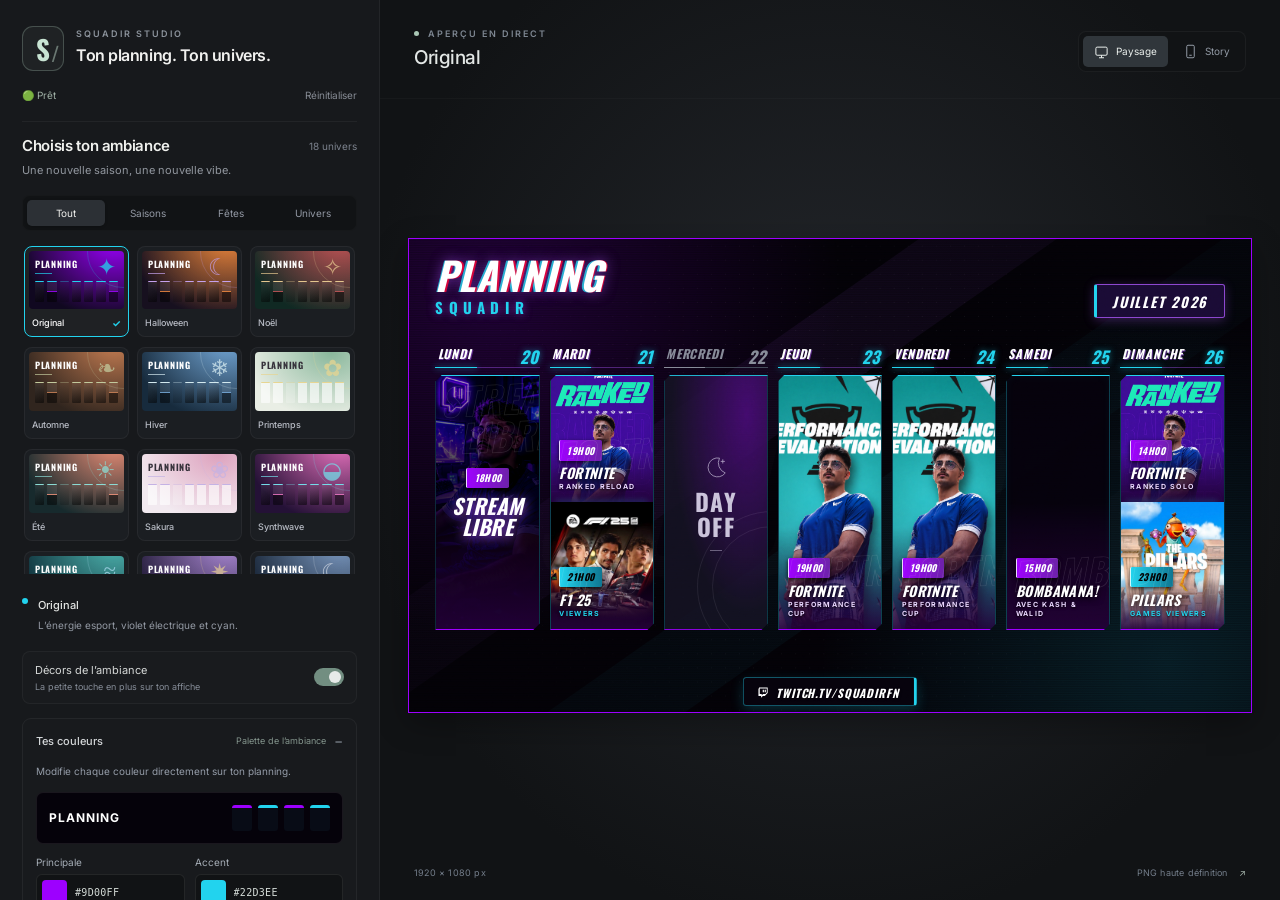
<file: index.html>
<!DOCTYPE html>
<html lang="fr">
<head>
    <meta charset="UTF-8">
    <meta name="viewport" content="width=device-width, initial-scale=1.0">
    <title>SQUADIR · Studio planning</title>
    
    <style>
        @import url('https://fonts.googleapis.com/css2?family=Anton&family=Bebas+Neue&family=Inter:ital,wght@0,400;0,700;1,400;1,700&family=Lato:ital,wght@0,400;0,700;1,400;1,700&family=Montserrat:ital,wght@0,500;0,700;1,500;1,700&family=Oswald:ital,wght@0,500;0,700;1,700&family=Poppins:ital,wght@0,500;0,700;1,500;1,700&family=Rajdhani:wght@500;600;700&family=Roboto+Condensed:ital,wght@0,400;0,700;1,400;1,700&display=swap');

        /* ─── VARIABLES DE THÈMES (COULEURS) ─── */
        :root {
            /* 🟣 CYBERPUNK (Défaut) */
            --c-prim: #9d00ff;
            --c-prim-rgb: 157, 0, 255;
            --c-prim-light-rgb: 168, 85, 247;
            --c-sec: #22d3ee;
            --c-sec-rgb: 34, 211, 238;
            --grad-time1: linear-gradient(to right, var(--c-prim), #6b21a8);
            --time1-bord: #e9d5ff;
            --grad-time2: linear-gradient(to right, var(--c-sec), #0e7490);
            --time2-bord: #cffafe;
            --time2-txt: #000;
            --time2-sub: var(--c-sec);

            /* VARIABLES DE CUSTOMISATION */
            --neon-glow: 1; 
            --card-radius: 8px; 
            
            /* VARIABLES DE TYPOGRAPHIE */
            --font-main: 'Oswald', sans-serif;
            --font-weight-main: 700;
            --font-style-main: italic;
        }

        body[data-theme="inferno"] {
            --c-prim: #ff0033; --c-prim-rgb: 255, 0, 51; --c-prim-light-rgb: 255, 77, 106;
            --c-sec: #ff9900; --c-sec-rgb: 255, 153, 0;
            --grad-time1: linear-gradient(to right, #ff0033, #99001f); --time1-bord: #ffccd6;
            --grad-time2: linear-gradient(to right, #ff9900, #995c00); --time2-bord: #ffe6cc;
            --time2-txt: #000; --time2-sub: #ffe6cc;
        }

        body[data-theme="toxic"] {
            --c-prim: #00ff00; --c-prim-rgb: 0, 255, 0; --c-prim-light-rgb: 77, 255, 77;
            --c-sec: #ffea00; --c-sec-rgb: 255, 234, 0;
            --grad-time1: linear-gradient(to right, #00ff00, #008000); --time1-bord: #ccffcc;
            --grad-time2: linear-gradient(to right, #ffea00, #998c00); --time2-bord: #fffbcc;
            --time2-txt: #000; --time2-sub: #fffbcc;
        }

        body[data-theme="glacier"] {
            --c-prim: #0066ff; --c-prim-rgb: 0, 102, 255; --c-prim-light-rgb: 77, 148, 255;
            --c-sec: #00ffff; --c-sec-rgb: 0, 255, 255;
            --grad-time1: linear-gradient(to right, #0066ff, #003d99); --time1-bord: #cce0ff;
            --grad-time2: linear-gradient(to right, #00ffff, #009999); --time2-bord: #ccffff;
            --time2-txt: #000; --time2-sub: #ccffff;
        }

        body[data-theme="gold"] {
            --c-prim: #d4af37; --c-prim-rgb: 212, 175, 55; --c-prim-light-rgb: 224, 196, 105;
            --c-sec: #ffffff; --c-sec-rgb: 255, 255, 255;
            --grad-time1: linear-gradient(to right, #d4af37, #806921); --time1-bord: #f6efe1;
            --grad-time2: linear-gradient(to right, #ffffff, #999999); --time2-bord: #ffffff;
            --time2-txt: #000; --time2-sub: #ffffff;
        }

        /* ─── STYLES GÉNÉRAUX ─── */
        * { margin: 0; padding: 0; box-sizing: border-box; }
        body { background-color: #111; font-family: 'Rajdhani', sans-serif; display: flex; height: 100vh; overflow: hidden; color: #fff; }

        /* ─── SIDEBAR (GÉNÉRATEUR) ─── */
        .sidebar { width: 450px; background: #0a0514; border-right: 1px solid rgba(var(--c-prim-light-rgb), 0.3); padding: 25px; overflow-y: auto; display: flex; flex-direction: column; gap: 15px; box-shadow: 10px 0 30px rgba(0,0,0,0.8); z-index: 100; }
        .sidebar::-webkit-scrollbar { width: 8px; }
        .sidebar::-webkit-scrollbar-track { background: #030107; }
        .sidebar::-webkit-scrollbar-thumb { background: var(--c-prim); border-radius: 4px; }
        .sidebar h2 { font-family: 'Oswald', sans-serif; color: var(--c-sec); font-size: 24px; text-transform: uppercase; letter-spacing: 2px; border-bottom: 2px solid rgba(var(--c-sec-rgb), 0.3); padding-bottom: 5px; margin-bottom: 10px; display: flex; justify-content: space-between; align-items: center; }

        .btn-reset { background: none; border: 1px solid #ff3333; color: #ff3333; padding: 4px 8px; border-radius: 4px; cursor: pointer; font-size: 12px; font-weight: bold; font-family: 'Rajdhani', sans-serif; transition: 0.2s; }
        .btn-reset:hover { background: #ff3333; color: #fff; }

        details { background: rgba(255,255,255,0.03); border: 1px solid rgba(255,255,255,0.05); border-radius: 8px; margin-bottom: 5px; }
        summary { font-family: 'Oswald', sans-serif; font-size: 18px; color: var(--time1-bord); font-weight: 700; text-transform: uppercase; padding: 15px; cursor: pointer; list-style: none; display: flex; justify-content: space-between; }
        summary::-webkit-details-marker { display: none; }
        summary::after { content: '▼'; font-size: 14px; color: rgb(var(--c-prim-light-rgb)); }
        details[open] summary::after { content: '▲'; }
        .details-content { padding: 0 15px 15px 15px; display: flex; flex-direction: column; gap: 12px; }

        .form-group { display: flex; flex-direction: column; gap: 5px; }
        .form-group label { font-weight: 600; color: #9ca3af; font-size: 12px; text-transform: uppercase; }
        .form-group input, .form-group select { padding: 8px; background: #030107; border: 1px solid rgba(var(--c-prim-light-rgb), 0.4); color: #fff; border-radius: 4px; font-family: 'Rajdhani', sans-serif; font-weight: 600; font-size: 14px; transition: 0.3s; }
        .form-group input[type="color"] { padding: 2px; height: 35px; cursor: pointer; }
        .form-group input[type="range"] { padding: 0; cursor: pointer; }
        .form-group input:focus, .form-group select:focus { outline: none; border-color: var(--c-sec); box-shadow: 0 0 10px rgba(var(--c-sec-rgb), 0.2); }
        .split-divider { width: 100%; height: 1px; background: rgba(var(--c-sec-rgb), 0.3); margin: 10px 0; }

        .upload-btn { background: rgba(var(--c-prim-light-rgb), 0.15); border: 1px dashed rgb(var(--c-prim-light-rgb)); color: #fff; padding: 10px; text-align: center; border-radius: 4px; cursor: pointer; font-size: 14px; transition: 0.2s; font-family: 'Rajdhani', sans-serif; font-weight: 600; }
        .upload-btn:hover { background: rgba(var(--c-prim-light-rgb), 0.3); border-color: var(--c-sec); }
        .upload-btn input[type="file"] { display: none; }
        
        /* Styles pour les cases à cocher */
        .checkbox-group { display: flex; gap: 15px; align-items: center; padding: 5px 0; }
        .checkbox-label { display: flex; align-items: center; gap: 8px; color: #fff; font-size: 14px; font-weight: 600; cursor: pointer; }
        .checkbox-label input[type="checkbox"] { width: 16px; height: 16px; cursor: pointer; accent-color: var(--c-sec); }

        /* Select Typo Style Spécial */
        #select-font optgroup { background: #111; color: var(--c-sec); font-family: sans-serif; }
        #select-font option { color: #fff; font-family: sans-serif; padding: 5px; }

        .f12-btn { background: linear-gradient(to right, var(--c-prim), var(--c-sec)); color: #fff; border: none; padding: 15px; font-family: 'Oswald', sans-serif; font-size: 20px; font-weight: 700; cursor: pointer; border-radius: 8px; text-transform: uppercase; transition: transform 0.2s, box-shadow 0.2s; margin-top: 10px; flex-shrink: 0; }
        .f12-btn:hover { transform: translateY(-2px); box-shadow: 0 10px 20px rgba(var(--c-prim-rgb), 0.4); }
        
        .f12-help { font-size: 13px; color: #9ca3af; text-align: left; margin-top: 8px; font-weight: 600; line-height: 1.6; background: rgba(0,0,0,0.3); padding: 10px; border-radius: 6px; border: 1px solid rgba(255,255,255,0.05); }
        .f12-help code { color: var(--c-sec); background: #000; padding: 2px 4px; border-radius: 3px; font-family: monospace; font-size: 11px; word-break: break-all; }

        /* ─── PREVIEW & POSTER ─── */
        .preview-area { flex: 1; display: flex; justify-content: center; align-items: flex-start; overflow: auto; padding: 20px; }
        body.capture-mode .poster { transform: none !important; }
        .poster { 
            width: 1920px; height: 1080px; background-color: #05020a; position: relative; overflow: hidden; padding: 45px 60px 85px; display: flex; flex-direction: column;
            transform: scale(0.60); transform-origin: top center;
            border: 3px solid var(--c-prim);
            box-shadow: inset 0 0 calc(150px * var(--neon-glow)) rgba(var(--c-prim-rgb), 0.2), 0 0 calc(40px * var(--neon-glow)) rgba(var(--c-prim-rgb), 0.4);
            flex-shrink: 0; transition: border-color 0.5s, box-shadow 0.5s, width 0.3s, height 0.3s;
        }

        /* ─── GESTION DES FONDS (BACKGROUNDS) ─── */
        .bg-layer { position: absolute; inset: 0; z-index: 0; pointer-events: none; transition: all 0.5s ease; }
        .bg-layer::before { content: ''; position: absolute; inset: 0; background: radial-gradient(circle at 10% 10%, rgba(var(--c-prim-rgb), 0.2) 0%, transparent 40%), radial-gradient(circle at 90% 90%, rgba(var(--c-sec-rgb), 0.15) 0%, transparent 40%), #030107; transition: all 0.5s ease; }
        .beam-1, .beam-2 { position: absolute; width: 200%; height: 180px; transform-origin: center; transition: all 0.5s ease; opacity: 1; }
        .beam-1 { top: 15%; left: -50%; transform: rotate(-35deg); background: linear-gradient(to right, transparent 0%, rgba(var(--c-prim-light-rgb), 0.08) 50%, transparent 100%); }
        .beam-2 { top: 60%; left: -50%; transform: rotate(-35deg); background: linear-gradient(to right, transparent 0%, rgba(var(--c-sec-rgb), 0.05) 50%, transparent 100%); }
        .dot-matrix { position: absolute; inset: 0; z-index: 2; transition: all 0.5s ease; opacity: 1; }
        
        body[data-bg="classique"] .dot-matrix { background-image: radial-gradient(rgba(255, 255, 255, 0.07) 1.5px, transparent 1.5px); background-size: 32px 32px; mask-image: radial-gradient(circle at center, black 40%, transparent 90%); -webkit-mask-image: radial-gradient(circle at center, black 40%, transparent 90%); }
        body[data-bg="grid"] .dot-matrix { background-image: linear-gradient(rgba(var(--c-prim-light-rgb), 0.1) 1px, transparent 1px), linear-gradient(90deg, rgba(var(--c-prim-light-rgb), 0.1) 1px, transparent 1px); background-size: 60px 60px; mask-image: radial-gradient(circle at center, black 60%, transparent 100%); -webkit-mask-image: radial-gradient(circle at center, black 60%, transparent 100%); }
        body[data-bg="speed"] .dot-matrix { background-image: repeating-linear-gradient(-45deg, rgba(var(--c-prim-light-rgb), 0.04), rgba(var(--c-prim-light-rgb), 0.04) 4px, transparent 4px, transparent 15px); background-size: 100% 100%; mask-image: linear-gradient(to right, black 20%, transparent 100%); -webkit-mask-image: linear-gradient(to right, black 20%, transparent 100%); }
        body[data-bg="speed"] .beam-1, body[data-bg="speed"] .beam-2 { height: 400px; transform: rotate(-15deg); }
        body[data-bg="glow"] .dot-matrix { opacity: 0; }
        body[data-bg="glow"] .beam-1, body[data-bg="glow"] .beam-2 { opacity: 0; }
        body[data-bg="glow"] .bg-layer::before { background: radial-gradient(circle at 15% 70%, rgba(var(--c-prim-rgb), 0.25) 0%, transparent 60%), radial-gradient(circle at 85% 30%, rgba(var(--c-sec-rgb), 0.25) 0%, transparent 60%), radial-gradient(circle at 50% 50%, rgba(var(--c-prim-light-rgb), 0.05) 0%, transparent 80%), #030107; }
        body[data-bg="minimal"] .dot-matrix, body[data-bg="minimal"] .beam-1, body[data-bg="minimal"] .beam-2 { opacity: 0; }
        body[data-bg="minimal"] .bg-layer::before { background: radial-gradient(circle at 50% -20%, rgba(var(--c-prim-rgb), 0.15) 0%, transparent 60%), #030107; }

        .watermark { position: absolute; top: 55%; left: 50%; transform: translate(-50%, -50%); font-family: var(--font-main); font-weight: var(--font-weight-main); font-style: var(--font-style-main); font-size: 380px; color: rgba(255, 255, 255, 0.015); white-space: nowrap; letter-spacing: -5px; z-index: 1; transition: 0.3s; }
        .poster::after { content: ''; position: absolute; inset: 0; background: linear-gradient(to bottom, rgba(255,255,255,0) 50%, rgba(0,0,0,0.3) 50%); background-size: 100% 4px; pointer-events: none; z-index: 3; opacity: 0.8; }
        body[data-bg="minimal"] .poster::after { opacity: 0.2; }

        /* HEADER PAYSAGE (Normal) */
        .header { display: flex; justify-content: space-between; align-items: flex-end; position: relative; z-index: 10; padding-bottom: 25px; margin-bottom: 35px; }
        .header-main { display: flex; align-items: center; gap: 20px; }
        .header-side { display: flex; align-items: center; gap: 20px; }
        
        .title-group { display: flex; flex-direction: column; }
        .title-planning { font-family: var(--font-main); font-style: var(--font-style-main); font-weight: var(--font-weight-main); font-size: 88px; text-transform: uppercase; letter-spacing: 2px; color: #ffffff; line-height: 0.85; text-shadow: 0 0 calc(40px * var(--neon-glow)) rgba(var(--c-prim-light-rgb), 0.9); transition: text-shadow 0.5s; }
        .title-name { font-family: var(--font-main); font-weight: var(--font-weight-main); font-size: 34px; color: var(--c-sec); text-shadow: 0 0 calc(20px * var(--neon-glow)) rgba(var(--c-prim-light-rgb), 0.6); letter-spacing: 12px; margin-top: 10px; text-transform: uppercase; transition: color 0.5s, text-shadow 0.5s; }
        
        .header-badge { 
            background-color: #1a0b35; border: 2px solid rgba(var(--c-prim-light-rgb), 0.8); border-left: 8px solid var(--c-sec); 
            border-radius: calc(var(--card-radius) * 0.75); padding: 12px 35px; font-family: var(--font-main); font-style: var(--font-style-main); font-weight: var(--font-weight-main);
            font-size: 32px; color: #fff; letter-spacing: 4px; text-transform: uppercase; box-shadow: 0 5px calc(25px * var(--neon-glow)) rgba(var(--c-prim-light-rgb), 0.3); 
            transition: all 0.5s;
        }
        
        /* IMAGE CHAT */
        .header-mascot { height: 160px; width: auto; object-fit: contain; }

        /* GRID & CARDS PAYSAGE (Normal) */
        .grid-days { display: flex; gap: 22px; flex: 1; position: relative; z-index: 10; }
        .day-col { flex: 1; display: flex; flex-direction: column; }
        .day-header { display: flex; justify-content: space-between; align-items: flex-end; padding: 0 5px 8px; border-bottom: 3px solid rgba(var(--c-prim-light-rgb), 0.4); margin-bottom: 16px; position: relative; transition: border-color 0.5s; }
        .day-header::after { content: ''; position: absolute; bottom: -3px; left: 0; width: 40%; height: 3px; background: var(--c-sec); box-shadow: 0 0 calc(15px * var(--neon-glow)) var(--c-sec); transition: all 0.5s; }
        .day-name { font-family: var(--font-main); font-style: var(--font-style-main); font-weight: var(--font-weight-main); font-size: 28px; color: #fff; letter-spacing: 2px; text-shadow: 2px 2px 0 rgba(var(--c-prim-light-rgb), 0.5); transition: text-shadow 0.5s; }
        .day-date { font-family: var(--font-main); font-style: var(--font-style-main); font-weight: var(--font-weight-main); font-size: 38px; color: var(--c-sec); line-height: 0.8; text-shadow: 0 0 calc(15px * var(--neon-glow)) rgba(var(--c-sec-rgb), 0.5); transition: all 0.5s; }
        .day-card { flex: 1; display: flex; flex-direction: column; border-radius: var(--card-radius); overflow: hidden; background: rgba(6, 2, 12, 0.95); border: 1px solid rgba(var(--c-sec-rgb), 0.2); border-top: 4px solid var(--c-sec); box-shadow: 0 15px 35px rgba(0,0,0,0.9), inset 0 0 calc(20px * var(--neon-glow)) rgba(var(--c-sec-rgb), 0.05); transition: all 0.5s; }

        .event-block { position: relative; flex: 1; display: flex; flex-direction: column; justify-content: flex-end; padding: 25px 20px; overflow: hidden; }
        .event-block:not(:last-child)::after { content: ''; position: absolute; bottom: 0; left: 5%; right: 5%; height: 2px; background: linear-gradient(to right, transparent, var(--c-sec), transparent); z-index: 10; box-shadow: 0 0 calc(15px * var(--neon-glow)) var(--c-sec); transition: all 0.5s; }
        .event-bg { position: absolute; top: 0; left: 0; width: 100%; height: 100%; background-size: cover; background-position: center; background-repeat: no-repeat; z-index: 1; }
        .event-bg.with-effects { filter: saturate(1.3) brightness(0.7) contrast(1.1); }
        .event-overlay { position: absolute; inset: 0; background: linear-gradient(to top, rgba(6, 2, 12, 0.95) 0%, transparent 40%); z-index: 2; mix-blend-mode: multiply; }
        .event-overlay.with-effects { background: linear-gradient(to top, #06020c 10%, rgba(6, 2, 12, 0.6) 65%, transparent 100%); }
        .event-overlay-glow { position: absolute; inset: 0; background: linear-gradient(to top, rgba(var(--c-prim-rgb), 0.2) 0%, transparent 50%); z-index: 2; mix-blend-mode: screen; pointer-events: none;}

        .event-info { position: relative; z-index: 3; display: flex; flex-direction: column; gap: 5px; }
        .time-wrapper { align-self: flex-start; background: var(--grad-time1); padding: 6px 16px; margin-bottom: 8px; border-left: 4px solid var(--time1-bord); border-radius: calc(var(--card-radius) * 0.5); box-shadow: 0 4px 10px rgba(0,0,0,0.8); transition: all 0.5s; }
        .time-wrapper.cyan { background: var(--grad-time2); border-left-color: var(--time2-bord); }
        .time-text { display: block; font-family: var(--font-main); font-style: var(--font-style-main); font-weight: var(--font-weight-main); font-size: 22px; color: #fff; letter-spacing: 1px; }
        
        .game-title { font-family: var(--font-main); font-style: var(--font-style-main); font-weight: var(--font-weight-main); font-size: 32px; color: #fff; text-transform: uppercase; line-height: 1; text-shadow: 0 5px 15px rgba(0,0,0,0.9); letter-spacing: 1px; }
        .game-sub { font-size: 16px; font-weight: var(--font-weight-main); color: var(--time1-bord); text-transform: uppercase; letter-spacing: 3px; text-shadow: 0 2px 5px rgba(0,0,0,0.9); transition: color 0.5s; }
        .time-wrapper.cyan + .game-title + .game-sub { color: var(--time2-sub); }

        .text-center { text-align: center; align-items: center; justify-content: center; height: 100%; }
        .text-center .game-title { font-size: 48px; color: #fff; text-shadow: 0 5px calc(25px * var(--neon-glow)) rgba(var(--c-prim-light-rgb), 0.9); transition: text-shadow 0.5s; }

        /* DAY OFF */
        .day-col.off { opacity: 0.85; }
        .day-col.off .day-header { border-bottom-color: #4b5563; }
        .day-col.off .day-header::after { background: #9ca3af; box-shadow: none; }
        .day-col.off .day-name, .day-col.off .day-date { color: #9ca3af; text-shadow: none; }
        .day-col.off .day-card { border-color: rgba(var(--c-prim-light-rgb), 0.15); border-top-color: #4b5563; box-shadow: 0 15px 30px rgba(0,0,0,0.5); }
        .event-block.off-block .event-overlay { background: repeating-linear-gradient(45deg, rgba(20, 15, 30, 0.8), rgba(20, 15, 30, 0.8) 15px, rgba(5, 2, 10, 0.9) 15px, rgba(5, 2, 10, 0.9) 30px); }
        .text-center.off-text .game-title { color: #9ca3af; text-shadow: 0 2px 5px rgba(0,0,0,0.5); letter-spacing: 5px; }

        /* BADGE TWITCH */
        .twitch-badge { 
            position: absolute; bottom: 12px; left: 50%; transform: translateX(-50%); 
            background-color: #06020c; border: 2px solid rgba(var(--c-sec-rgb), 0.4); border-right: 8px solid var(--c-sec); 
            border-radius: var(--card-radius); padding: 10px 35px 10px 30px; display: flex; align-items: center; gap: 15px; z-index: 20; 
            box-shadow: 0 10px calc(30px * var(--neon-glow)) rgba(var(--c-sec-rgb), 0.2); transition: all 0.5s;
        }
        .twitch-icon svg { width: 28px; height: 28px; fill: #fff; display: block; }
        .twitch-text { font-family: var(--font-main); font-style: var(--font-style-main); font-weight: var(--font-weight-main); font-size: 26px; color: #fff; letter-spacing: 2px; padding-top: 3px; text-shadow: 0 2px 5px rgba(0,0,0,0.8); }

        /* ─── NOUVEAU : MODE VERTICAL (Tiktok, Reels, Shorts) ─── */
        body.vertical-mode .poster { width: 1080px; height: 1920px; padding: 40px 30px 100px; transform: scale(0.40); }
        /* Empêche les images d'être rognées en mode vertical */
        /* Empêche les images d'être rognées bizarrement en mode vertical */
        body.vertical-mode .event-bg {
            background-position: center 25% !important; /* Focus the image slightly higher */
        }
        body.vertical-mode .header { flex-direction: column; align-items: center; gap: 10px; padding-bottom: 0; margin-bottom: 25px; }
        body.vertical-mode .header-main { justify-content: center; width: 100%; gap: 15px; }
        body.vertical-mode .header-side { justify-content: center; width: 100%; margin-top: 10px; }
        
        body.vertical-mode .header-badge { font-size: 28px; padding: 10px 25px; margin-top: 5px; }
        body.vertical-mode .watermark { transform: translate(-50%, -50%) rotate(-90deg); font-size: 250px; opacity: 0.02; letter-spacing: 5px; }
        
        body.vertical-mode .grid-days { flex-direction: column; gap: 15px; }
        body.vertical-mode .day-col { flex-direction: row; height: 100%; align-items: stretch; gap: 15px; }
        body.vertical-mode .day-header { 
            flex-direction: column; justify-content: center; align-items: center; text-align: center; 
            width: 120px; border-bottom: none; border-right: 3px solid rgba(var(--c-prim-light-rgb), 0.4); 
            padding: 0 15px 0 0; margin-bottom: 0; 
        }
        body.vertical-mode .day-header::after { top: auto; bottom: 20%; left: auto; right: -3px; width: 3px; height: 60%; }
        body.vertical-mode .day-col.off .day-header { border-right-color: #4b5563; border-bottom-color: transparent; }
        
        body.vertical-mode .day-card { flex-direction: row; flex: 1; border-top: none; border-left: 4px solid var(--c-sec); }
        body.vertical-mode .day-col.off .day-card { border-left-color: #4b5563; }
        
        /* Centrage du texte et images en format vertical */
        body.vertical-mode .event-block { 
            justify-content: center; 
            align-items: center;    
            text-align: center;
            padding: 15px; 
        }
        body.vertical-mode .event-info { align-items: center; }
        body.vertical-mode .event-block:not(:last-child)::after {
            bottom: 5%; top: 5%; left: auto; right: 0; width: 2px; height: auto;
            background: linear-gradient(to bottom, transparent, var(--c-sec), transparent);
        }
        
        /* Filtre noir plus puissant pour que le texte centré soit toujours lisible sur l'image en vertical */
        body.vertical-mode .event-overlay { background: radial-gradient(ellipse at center, rgba(6, 2, 12, 0.7) 0%, rgba(6, 2, 12, 0.95) 100%) !important; mix-blend-mode: multiply; }
        body.vertical-mode .event-overlay-glow { background: radial-gradient(ellipse at center, rgba(var(--c-prim-rgb), 0.1) 0%, transparent 60%) !important; }
        
        body.vertical-mode .time-wrapper { align-self: center; margin-bottom: 8px; padding: 4px 12px; }
        body.vertical-mode .time-text { font-size: 18px; }
        body.vertical-mode .game-title { font-size: 26px; }
        body.vertical-mode .game-sub { font-size: 14px; }
        body.vertical-mode .text-center .game-title { font-size: 34px; }
        body.vertical-mode .twitch-badge { bottom: 25px; padding: 8px 30px 8px 25px; }

        @media (max-width: 1600px) { 
            .poster { zoom: 0.55; } 
            body.vertical-mode .poster { zoom: 0.50; }
        }
        @media (max-width: 1300px) { 
            .poster { zoom: 0.45; } 
            body.vertical-mode .poster { zoom: 0.40; }
        }
        
        /* MODE CAPTURE F12 */
        body.capture-mode .sidebar { display: none; }
        body.capture-mode { margin: 0; padding: 0; width: 1920px; height: 1080px; overflow: hidden; display: block; background: #05020a; }
        body.capture-mode.vertical-mode { width: 1080px; height: 1920px; }
        body.capture-mode .preview-area { width: 1920px; height: 1080px; padding: 0; margin: 0; display: block; overflow: hidden; }
        body.capture-mode.vertical-mode .preview-area { width: 1080px; height: 1920px; }
        body.capture-mode .poster { position: absolute; top: 0; left: 0; width: 1920px; height: 1080px; zoom: 1 !important; transform: none !important; }
        /* ─── PRO GRAPHIC DESIGN (Graphiste Esport) ─── */
        /* Texture Bruit / Grain de film pour lier les visuels */
        .poster::before {
            content: ''; position: absolute; inset: 0; z-index: 50; pointer-events: none;
            background-image: url("data:image/svg+xml,%3Csvg viewBox='0 0 200 200' xmlns='http://www.w3.org/2000/svg'%3E%3Cfilter id='noiseFilter'%3E%3CfeTurbulence type='fractalNoise' baseFrequency='0.85' numOctaves='3' stitchTiles='stitch'/%3E%3C/filter%3E%3Crect width='100%25' height='100%25' filter='url(%23noiseFilter)' opacity='0.08'/%3E%3C/svg%3E");
            mix-blend-mode: overlay; opacity: 0.8;
        }
        
        /* Chromatic Aberration & Glitch sur les titres */
        .glitch-text {
            text-shadow: 4px 0 0 rgba(255, 0, 51, 0.8), -4px 0 0 rgba(34, 211, 238, 0.8), 0 0 calc(30px * var(--neon-glow)) rgba(var(--c-prim-light-rgb), 0.6) !important;
            position: relative;
        }

        /* Coins coupés (Clip-path) - Le look Esport moderne */
        .day-card {
            border-radius: 0 !important; /* On annule l'arrondi basique */
            clip-path: polygon(15px 0, 100% 0, 100% calc(100% - 15px), calc(100% - 15px) 100%, 0 100%, 0 15px);
            border-left: 1px solid rgba(var(--c-sec-rgb), 0.3) !important;
            border-right: 1px solid rgba(var(--c-sec-rgb), 0.3) !important;
            border-top: 3px solid var(--c-sec) !important;
            border-bottom: 3px solid var(--c-prim) !important;
        }
        
        body.vertical-mode .day-card {
            clip-path: polygon(15px 0, 100% 0, 100% calc(100% - 15px), calc(100% - 15px) 100%, 0 100%, 0 15px);
            border-top: none !important; border-bottom: none !important;
            border-left: 4px solid var(--c-sec) !important;
            border-right: 2px solid rgba(var(--c-prim-rgb), 0.3) !important;
        }

        /* Stroke Text (Texte transparent avec contour en fond) */
        .bg-stroke-text {
            position: absolute; top: -15px; left: -5%; font-size: 85px;
            font-family: var(--font-main); font-weight: 900; font-style: italic;
            color: transparent; -webkit-text-stroke: 1.5px rgba(255, 255, 255, 0.12);
            text-transform: uppercase; white-space: nowrap; z-index: 1;
            transform: rotate(-3deg); pointer-events: none; line-height: 1;
            letter-spacing: 2px;
        }
        body.vertical-mode .bg-stroke-text { font-size: 60px; top: -5px; transform: rotate(0deg); text-align: center; left: 0; right: 0; }



        /* Modification spéciale Day Off (Warning Stripes) */
        .off-block .event-overlay {
            background: repeating-linear-gradient(-45deg, rgba(10, 5, 20, 0.95), rgba(10, 5, 20, 0.95) 15px, rgba(var(--c-prim-rgb), 0.2) 15px, rgba(var(--c-prim-rgb), 0.2) 30px) !important;
            mix-blend-mode: normal !important;
        }
        .off-box {
            border: 2px dashed rgba(var(--c-sec-rgb), 0.8); padding: 15px 25px; background: rgba(0,0,0,0.6);
            backdrop-filter: blur(8px); display: inline-block; transform: rotate(-5deg);
        }
        body.vertical-mode .off-box { transform: rotate(0deg); }
    </style>
    <link rel="stylesheet" href="planning-styles.css">
    <link rel="stylesheet" href="planning-scenes.css">
    <link rel="stylesheet" href="planning-studio.css">
    <link rel="stylesheet" href="planning-colors.css">
</head>
<body data-theme="cyberpunk" data-bg="classique">

    <!-- ═══ SIDEBAR ═══ -->
    <aside class="sidebar">
        <div class="studio-brand"><span class="brand-monogram" aria-hidden="true">S<span> /</span></span><div><span class="studio-eyebrow">SQUADIR STUDIO</span><h1>Ton planning. Ton univers.</h1></div></div>
        <div class="studio-save-row"><span id="save-status" role="status" aria-live="polite">🟢 Prêt</span><button class="btn-reset" onclick="localStorage.removeItem('squadir_planning_save'); location.reload();" title="Effacer la sauvegarde et remettre par défaut">Réinitialiser</button></div>

        <section class="scene-library" aria-labelledby="scene-library-title">
            <div class="studio-section-heading"><h2 id="scene-library-title">Choisis ton ambiance</h2><span class="library-count" id="scene-count">18 univers</span></div>
            <p class="studio-intro">Une nouvelle saison, une nouvelle vibe.</p>
            <div class="scene-filters" role="group" aria-label="Filtrer les ambiances">
                <button type="button" class="scene-filter" data-category="all" aria-pressed="true" onclick="renderSceneGallery('all')">Tout</button>
                <button type="button" class="scene-filter" data-category="seasons" aria-pressed="false" onclick="renderSceneGallery('seasons')">Saisons</button>
                <button type="button" class="scene-filter" data-category="festive" aria-pressed="false" onclick="renderSceneGallery('festive')">Fêtes</button>
                <button type="button" class="scene-filter" data-category="worlds" aria-pressed="false" onclick="renderSceneGallery('worlds')">Univers</button>
            </div>
            <div class="scene-gallery" id="scene-gallery" role="group" aria-label="Ambiances du planning"></div>
            <div class="scene-selection" role="status" aria-live="polite"><span class="scene-selection-dot" aria-hidden="true"></span><div><strong id="scene-status">Original</strong><p id="scene-description">L’énergie esport, violet électrique et cyan.</p></div></div>
            <label class="decor-toggle" for="toggle-decor"><span>Décors de l’ambiance<small>La petite touche en plus sur ton affiche</small></span><input type="checkbox" id="toggle-decor" checked onchange="updateSceneDecor()"><span class="toggle-track" aria-hidden="true"></span></label>
        </section>

        <details class="studio-settings" id="color-editor" open>
            <summary>Tes couleurs <span id="palette-status">Palette de l’ambiance</span></summary>
            <div class="details-content">
                <p class="style-note">Modifie chaque couleur directement sur ton planning.</p>
                <div class="color-preview" id="color-preview" aria-hidden="true"><span>PLANNING</span><i></i><i></i><i></i><i></i></div>
                <div id="custom-color-panel" class="color-grid">
                    <div class="color-field"><label for="color-prim">Principale</label><div><input type="color" id="color-prim" value="#9d00ff" oninput="updateColor('primary', this.value)"><input type="text" id="color-prim-hex" value="#9D00FF" maxlength="7" aria-label="Couleur principale en hexadécimal" spellcheck="false" oninput="updateColor('primary', this.value)" onblur="syncColorInputs()"></div></div>
                    <div class="color-field"><label for="color-sec">Accent</label><div><input type="color" id="color-sec" value="#22d3ee" oninput="updateColor('secondary', this.value)"><input type="text" id="color-sec-hex" value="#22D3EE" maxlength="7" aria-label="Couleur d’accent en hexadécimal" spellcheck="false" oninput="updateColor('secondary', this.value)" onblur="syncColorInputs()"></div></div>
                    <div class="color-field"><label for="color-background">Fond</label><div><input type="color" id="color-background" value="#05020a" oninput="updateColor('background', this.value)"><input type="text" id="color-background-hex" value="#05020A" maxlength="7" aria-label="Couleur du fond en hexadécimal" spellcheck="false" oninput="updateColor('background', this.value)" onblur="syncColorInputs()"></div></div>
                    <div class="color-field"><label for="color-surface">Cartes</label><div><input type="color" id="color-surface" value="#080c16" oninput="updateColor('surface', this.value)"><input type="text" id="color-surface-hex" value="#080C16" maxlength="7" aria-label="Couleur des cartes en hexadécimal" spellcheck="false" oninput="updateColor('surface', this.value)" onblur="syncColorInputs()"></div></div>
                    <div class="color-field"><label for="color-text">Titres</label><div><input type="color" id="color-text" value="#ffffff" oninput="updateColor('text', this.value)"><input type="text" id="color-text-hex" value="#FFFFFF" maxlength="7" aria-label="Couleur des titres en hexadécimal" spellcheck="false" oninput="updateColor('text', this.value)" onblur="syncColorInputs()"></div></div>
                    <div class="color-field"><label for="color-muted">Sous-titres</label><div><input type="color" id="color-muted" value="#d8c7ee" oninput="updateColor('muted', this.value)"><input type="text" id="color-muted-hex" value="#D8C7EE" maxlength="7" aria-label="Couleur des sous-titres en hexadécimal" spellcheck="false" oninput="updateColor('muted', this.value)" onblur="syncColorInputs()"></div></div>
                </div>
                <div class="palette-actions"><button type="button" onclick="swapAccentColors()">⇄ Inverser les accents</button><button type="button" onclick="resetSceneColors()">Couleurs d’origine</button></div>
                <div class="palette-presets" id="palette-presets" role="group" aria-label="Palettes prêtes à utiliser"></div>
                <label class="checkbox-label keep-colors-label" for="keep-colors"><input type="checkbox" id="keep-colors" onchange="saveConfig()">Garder mes couleurs en changeant d’ambiance</label>
                <p class="style-note">Le texte des horaires s’adapte automatiquement à leur couleur.</p>
            </div>
        </details>

        <details class="studio-settings">
        <summary>Personnaliser l’ambiance</summary>
        <div class="details-content">
        
        <div class="form-group" style="background: rgba(255,255,255,0.05); padding: 10px; border-radius: 6px; border: 1px solid var(--c-sec);">
            <label style="color: var(--c-sec);">📱 Format de l'image (Orientation)</label>
            <select id="select-format" onchange="updateFormat(this.value)" style="border: none; font-size: 16px; font-weight: bold;">
                <option value="horizontal">🖥️ Paysage (1920x1080) - Twitch/Twitter</option>
                <option value="vertical">📱 Portrait (1080x1920) - Tiktok/Reels/Story</option>
            </select>
        </div>

        <div style="display: flex; gap: 10px; align-items: flex-end;">
            <div class="form-group" style="flex: 1;">
                <label>🎨 Thème Couleur</label>
                <select id="select-theme" onchange="changeTheme(this.value)" style="border: 1px solid var(--c-sec); color: #fff; font-weight: bold;">
                    <option value="cyberpunk">🟣 Cyberpunk</option>
                    <option value="inferno">🔥 Inferno</option>
                    <option value="toxic">☣️ Toxic</option>
                    <option value="glacier">❄️ Glacier</option>
                    <option value="gold">👑 Prestige</option>
                    <optgroup label="Saisons & fêtes">
                        <option value="halloween">🎃 Halloween</option><option value="christmas">🎄 Noël</option>
                        <option value="autumn">🍂 Automne</option><option value="winter">❄️ Hiver</option>
                        <option value="spring">🌼 Printemps</option><option value="summer">☀️ Été</option><option value="sakura">🌸 Sakura</option>
                    </optgroup>
                    <optgroup label="Univers">
                        <option value="synthwave">🌆 Synthwave</option><option value="ocean">🌊 Océan</option>
                        <option value="cosmic">🪐 Cosmos</option><option value="midnight">🌙 Minuit</option>
                        <option value="aurora">Aurore boréale</option><option value="forest">Forêt</option><option value="lava">Volcan</option><option value="arcade">Arcade</option>
                    </optgroup>
                    <optgroup label="Autres fêtes"><option value="newyear">Nouvel an</option><option value="valentine">Saint-Valentin</option></optgroup>
                    <option value="custom">🎨 Personnalisé</option>
                </select>
            </div>

            <div class="form-group" style="flex: 1;">
                <label>🖼️ Style de Fond</label>
                <select id="select-bg" onchange="updateBg(this.value)" style="border: 1px solid rgb(var(--c-prim-light-rgb)); color: #fff; font-weight: bold;">
                    <option value="classique">🌃 Classique</option>
                    <option value="grid">🌐 Tech Grid</option>
                    <option value="speed">⚡ Vitesse</option>
                    <option value="glow">✨ Aura (Doux)</option>
                    <option value="minimal">🌑 Minimaliste</option>
                </select>
            </div>
        </div>

        <div class="split-divider"></div>

        <!-- BLOC TYPOGRAPHIE AJOUTÉ -->
        <div class="form-group" style="background: rgba(0,0,0,0.3); padding: 10px; border-radius: 6px; border: 1px solid rgba(255,255,255,0.05);">
            <label style="color: #fff; font-size: 13px;">✍️ Typographie (Textes de l'affiche)</label>
            <select id="select-font" onchange="updateFont()" style="border: 1px solid rgba(255,255,255,0.2); font-weight: bold; margin-bottom: 5px;">
                <optgroup label="Spécial Streaming (Impact)">
                    <option value="'Oswald', sans-serif">Oswald (Défaut original)</option>
                    <option value="'Bebas Neue', sans-serif">Bebas Neue (Très condensé)</option>
                    <option value="'Anton', sans-serif">Anton (Épais et large)</option>
                    <option value="'Rajdhani', sans-serif">Rajdhani (Style Tech/Futuriste)</option>
                </optgroup>
                <optgroup label="Modernes & Arrondies">
                    <option value="'Montserrat', sans-serif">Montserrat</option>
                    <option value="'Poppins', sans-serif">Poppins</option>
                </optgroup>
                <optgroup label="Neutres & Propres">
                    <option value="'Inter', sans-serif">Inter</option>
                    <option value="'Lato', sans-serif">Lato</option>
                    <option value="'Roboto Condensed', sans-serif">Roboto Condensed</option>
                    <option value="'Arial', sans-serif">Arial / Sans-serif classique</option>
                </optgroup>
            </select>
            
            <div class="checkbox-group">
                <label class="checkbox-label">
                    <input type="checkbox" id="check-bold" onchange="updateFont()" checked>
                    Gras
                </label>
                <label class="checkbox-label">
                    <input type="checkbox" id="check-italic" onchange="updateFont()" checked>
                    Italique
                </label>
            </div>
        </div>

        <div class="split-divider"></div>

        <div class="form-group">
            <label style="color: var(--c-sec);">✨ Puissance Néon (Lumière)</label>
            <input id="range-neon" type="range" min="0" max="2" step="0.1" value="1" oninput="updateNeon(this.value)">
        </div>
        <div class="form-group">
            <label style="color: rgb(var(--c-prim-light-rgb));">🔲 Style des cases (Carré → Arrondi)</label>
            <input id="range-radius" type="range" min="0" max="30" step="1" value="8" oninput="updateRadius(this.value)">
        </div>

        </div>
        </details>

        <details class="studio-settings" open><summary>Identité du planning</summary><div class="details-content">

        <div class="form-group">
            <label>Nom en haut à gauche</label>
            <input id="input-name" type="text" value="SQUADIR" oninput="updateGlobal('name', this.value)">
        </div>
        <div class="form-group">
            <label>Pseudo Twitch</label>
            <input id="input-twitch" type="text" value="SQUADIRFN" oninput="updateGlobal('twitch', this.value)">
        </div>
        <div class="form-group">
            <label>Mois / Année</label>
            <input id="input-date" type="text" value="JUILLET 2026" oninput="updateGlobal('date', this.value)">
        </div>
        </div></details>

        <details>
            <summary>Styles et lisibilité</summary>
            <div class="details-content">
                <div class="form-group"><label for="select-look">Style de l’affiche</label><select id="select-look" onchange="updateAppearance()"><option value="original">Original · effets actuels</option><option value="esport">Esport sobre</option><option value="cards">Cartes de jeux</option><option value="minimal">Minimal clair</option><option value="event">Événement</option></select></div>
                <p class="style-note" id="look-description">Votre style actuel, avec tous ses effets.</p>
                <div class="form-group" id="featured-control" hidden><label for="featured-day">Journée à mettre en avant</label><select id="featured-day" onchange="updateAppearance()"><option value="0">Lundi</option><option value="1">Mardi</option><option value="2">Mercredi</option><option value="3">Jeudi</option><option value="4">Vendredi</option><option value="5">Samedi</option><option value="6">Dimanche</option></select></div>
                <div class="form-group"><label for="title-scale">Titres des jeux · <output id="title-scale-value">100 %</output></label><input id="title-scale" type="range" min="75" max="125" value="100" oninput="updateAppearance()"></div>
                <div class="form-group"><label for="time-scale">Horaires · <output id="time-scale-value">100 %</output></label><input id="time-scale" type="range" min="80" max="130" value="100" oninput="updateAppearance()"></div>
                <div class="form-group"><label for="sub-scale">Sous-titres · <output id="sub-scale-value">100 %</output></label><input id="sub-scale" type="range" min="80" max="130" value="100" oninput="updateAppearance()"></div>
                <p class="style-note">Les styles conservent votre palette, vos images et vos textes. Original permet de retrouver les effets actuels.</p>
            </div>
        </details>
        <details>
            <summary>Mise en page</summary>
            <div class="details-content">
                <div class="preset-row"><button type="button" onclick="setCardSize(80)">Compact</button><button type="button" onclick="setCardSize(90)">Normal</button><button type="button" onclick="setCardSize(100)">Grand</button></div>
                <div class="form-group"><label for="range-card-size">Hauteur des cartes · <output id="card-size-value">100 %</output></label><input id="range-card-size" type="range" min="80" max="100" value="100" oninput="updateLayout()"></div>
                <div class="form-group"><label for="range-card-gap">Espacement · <output id="card-gap-value">22 px</output></label><input id="range-card-gap" type="range" min="8" max="30" value="22" oninput="updateLayout()"></div>
            </div>
        </details>
        <div class="studio-section-heading days-section-heading"><h2>Ta semaine</h2><span class="library-count">7 jours</span></div>
        <p class="studio-intro">Ouvre une journée pour modifier tes streams.</p>
        <div id="sidebar-days-container"></div>

        <button id="export-btn" class="f12-btn" onclick="exportPNG()"><svg viewBox="0 0 24 24" fill="none" stroke="currentColor" stroke-width="1.8" aria-hidden="true"><path d="M12 3v12m-5-5 5 5 5-5M4 16v5h16v-5"/></svg>Télécharger le planning</button>
        <p id="export-status" class="style-note" role="status" aria-live="polite"></p>
        
        <p class="studio-footnote">Créé pour tes streams. Prêt à être partagé.</p>
    </aside>

    <!-- ═══ AFFICHE ═══ -->
    <section class="studio-workspace" aria-label="Aperçu du planning">
    <div class="studio-preview-header"><div><span class="studio-eyebrow"><span class="live-dot" aria-hidden="true"></span> APERÇU EN DIRECT</span><h2 id="preview-scene-name">Original</h2></div><div class="preview-formats" role="group" aria-label="Orientation de l’affiche"><button id="format-horizontal" type="button" aria-pressed="true" onclick="setStudioFormat('horizontal')"><svg viewBox="0 0 24 24" fill="none" stroke="currentColor" stroke-width="1.6" aria-hidden="true"><rect x="3" y="5" width="18" height="13" rx="2"/><path d="M8 22h8m-4-4v4"/></svg>Paysage</button><button id="format-vertical" type="button" aria-pressed="false" onclick="setStudioFormat('vertical')"><svg viewBox="0 0 24 24" fill="none" stroke="currentColor" stroke-width="1.6" aria-hidden="true"><rect x="6" y="2" width="12" height="20" rx="2"/><path d="M10 18h4"/></svg>Story</button></div></div>
    <main class="preview-area" id="preview-area">
        <div class="poster" id="poster-capture">
            
            <div class="bg-layer">
                <div class="beam-1"></div><div class="beam-2"></div>
                <div class="watermark" id="display-watermark">SQUADIR</div>
                <div class="dot-matrix"></div>
            </div>
            <div class="scene-decor" id="scene-decor" aria-hidden="true"></div>
            <header class="header">
                <div class="header-main">
                    <div class="title-group">
                        <div class="title-planning glitch-text">PLANNING</div>
                        <div class="title-name" id="display-name">SQUADIR</div>
                    </div>
                </div>
                
                <div class="header-side">
                    <div class="header-badge" id="display-date">JUILLET 2026</div>
                </div>
            </header>

            <div class="grid-days" id="poster-grid-container"></div> 

            <div class="twitch-badge">
                <div class="twitch-icon">
                    <svg viewBox="0 0 24 24" xmlns="http://www.w3.org/2000/svg">
                        <path d="M4.265 3 3 6.236v13.223h5.154V23l3.417-3.541h3.795L21 13.626V3H4.265zm15.044 9.68-2.656 2.76H12.1l-2.656 2.75v-2.75H5.53V4.69h13.78v7.99z"/>
                        <path d="M11.344 7.45h2.276v4.83h-2.276zM15.14 7.45h2.275v4.83H15.14z"/>
                    </svg>
                </div>
                <span class="twitch-text" id="display-twitch">TWITCH.TV/SQUADIRFN</span>
            </div>

        </div>
    </main>
    <div class="preview-caption"><span id="preview-dimensions">1920 × 1080 px</span><span>PNG haute définition <span aria-hidden="true">↗</span></span></div>
    </section>

    <script src="html2canvas.min.js"></script>
    <script src="planning-art.js"></script>
    <script src="planning-extra-scenes.js"></script>
    <script src="planning-studio.js"></script>
    <script src="planning-colors.js"></script>
    <!-- ═══ JAVASCRIPT ═══ -->
    <script>
        const placeholderImg = "[data-uri]"; 
        let isAppReady = false;
        let saveTimeout;
        
        let schedule = [
            { id: 0, name: 'LUNDI', date: '20', type: 'libre', img1: 'stream.png', time1: '18H00', title1: 'STREAM<br>LIBRE' },
            { id: 1, name: 'MARDI', date: '21', type: 'split', img1: 'ranked.png', time1: '19H00', title1: 'FORTNITE', sub1: 'RANKED RELOAD', img2: 'f1.jpg', time2: '21H00', title2: 'F1 25', sub2: 'VIEWERS' },
            { id: 2, name: 'MERCREDI', date: '22', type: 'off', img1: placeholderImg },
            { id: 3, name: 'JEUDI', date: '23', type: 'single', img1: 'perf.png', time1: '19H00', title1: 'FORTNITE', sub1: 'PERFORMANCE CUP' },
            { id: 4, name: 'VENDREDI', date: '24', type: 'single', img1: 'perf.png', time1: '19H00', title1: 'FORTNITE', sub1: 'PERFORMANCE CUP' },
            { id: 5, name: 'SAMEDI', date: '25', type: 'single', img1: '', time1: '15H00', title1: 'BOMBANANA!', sub1: 'AVEC KASH & WALID' },
            { id: 6, name: 'DIMANCHE', date: '26', type: 'split', img1: 'ranked.png', time1: '14H00', title1: 'FORTNITE', sub1: 'RANKED SOLO', img2: 'pillars.jpg', time2: '23H00', title2: 'PILLARS', sub2: 'GAMES VIEWERS' }
        ];

        /* --- SAUVEGARDE AUTO --- */
        let actualSaveTimer; // On crée un minuteur pour éviter le lag
        /* --- SAUVEGARDE AUTO --- */
        function saveConfig() {
            if (!isAppReady) return;
            
            const status = document.getElementById('save-status');
            status.innerText = "⏳ Sauvegarde...";
            status.style.color = "#ff9900";

            // On annule la sauvegarde précédente si l'utilisateur bouge encore le curseur
            clearTimeout(actualSaveTimer);
            
            // On attend 400ms APRÈS le dernier mouvement pour lancer la lourde sauvegarde
            actualSaveTimer = setTimeout(() => {
                const config = {
                    format: document.getElementById('select-format').value,
                    theme: document.getElementById('select-theme').value,
                    bg: document.getElementById('select-bg').value,
                    neon: document.getElementById('range-neon').value,
                    radius: document.getElementById('range-radius').value,
                    cardSize: document.getElementById('range-card-size').value,
                    cardGap: document.getElementById('range-card-gap').value,
                    look: document.getElementById('select-look').value,
                    scene: activeScene,
                    showDecor: document.getElementById('toggle-decor').checked,
                    customPalette: customPalette,
                    keepColors: document.getElementById('keep-colors').checked,
                    featuredDay: document.getElementById('featured-day').value,
                    textScales: Object.fromEntries(['title', 'time', 'sub'].map(key => [key, document.getElementById(key + '-scale').value])),
                    
                    fontFamily: document.getElementById('select-font').value,
                    fontBold: document.getElementById('check-bold').checked,
                    fontItalic: document.getElementById('check-italic').checked,

                    cp: document.getElementById('color-prim').value,
                    cs: document.getElementById('color-sec').value,
                    name: document.getElementById('input-name').value,
                    twitch: document.getElementById('input-twitch').value,
                    date: document.getElementById('input-date').value,
                    schedule: schedule
                };

                try {
                    localStorage.setItem('squadir_planning_save', JSON.stringify(config));
                    status.innerText = "🟢 Sauvegardé";
                    status.style.color = "#00ff00";
                } catch (e) {
                    status.innerText = "🔴 Images trop lourdes";
                    status.style.color = "#ff3333";
                    console.warn("Quota dépassé : impossible de sauvegarder les images si elles sont trop volumineuses.");
                }
                
                clearTimeout(saveTimeout);
                saveTimeout = setTimeout(() => {
                    if(status.innerText === "🟢 Sauvegardé") status.innerText = "🟢 Auto-save activé";
                }, 2000);
            }, 400); // 400 millisecondes de délai
        }

        function loadConfig() {
            const saved = localStorage.getItem('squadir_planning_save');
            let config = {};
            if (saved) {
                try {
                    config = JSON.parse(saved);
                } catch (e) {
                    console.error("Erreur chargement sauvegarde", e);
                }
            }

            activeScene = Object.prototype.hasOwnProperty.call(scenePresets, config.scene) ? config.scene : 'none';
            document.body.dataset.scene = activeScene;
            clearCustomPalette();
            document.getElementById('keep-colors').checked = config.keepColors === true;
            document.getElementById('select-format').value = config.format || 'horizontal';
            document.getElementById('select-theme').value = config.theme || 'cyberpunk';
            document.getElementById('select-bg').value = config.bg || 'classique';
            
            if (config.fontFamily) document.getElementById('select-font').value = config.fontFamily;
            document.getElementById('check-bold').checked = config.hasOwnProperty('fontBold') ? config.fontBold : true;
            document.getElementById('check-italic').checked = config.hasOwnProperty('fontItalic') ? config.fontItalic : true;

            if (config.neon != null) document.getElementById('range-neon').value = config.neon;
            if (config.radius != null) document.getElementById('range-radius').value = config.radius;
            if (config.cp) document.getElementById('color-prim').value = config.cp;
            if (config.cs) document.getElementById('color-sec').value = config.cs;
            
            document.getElementById('input-name').value = config.name || "SQUADIR";
            document.getElementById('input-twitch').value = config.twitch || "SQUADIRFN";
            document.getElementById('input-date').value = config.date || "JUILLET 2026";

            if (config.schedule) schedule = config.schedule;

            updateFormat(config.format || 'horizontal');
            changeTheme(config.theme || 'cyberpunk');
            document.body.setAttribute('data-bg', config.bg || 'classique');
            document.body.style.setProperty('--neon-glow', config.neon ?? "1");
            document.body.style.setProperty('--card-radius', (config.radius ?? "8") + 'px');
            
            document.getElementById('range-card-size').value = config.cardSize ?? 100;
            document.getElementById('range-card-gap').value = config.cardGap ?? 22;
            updateLayout();
            updateFont();
            document.getElementById('select-look').value = ['original','esport','cards','minimal','event'].includes(config.look) ? config.look : 'original';
            document.getElementById('featured-day').value = config.featuredDay ?? '0';
            ['title','time','sub'].forEach(key => { document.getElementById(key + '-scale').value = config.textScales?.[key] ?? 100; });
            updateAppearance();

            updateGlobal('name', config.name || "SQUADIR");
            updateGlobal('twitch', config.twitch || "SQUADIRFN");
            updateGlobal('date', config.date || "JUILLET 2026");

            renderSidebar();
            renderGrid();
            activeScene = Object.prototype.hasOwnProperty.call(scenePresets, config.scene) ? config.scene : 'none';
            document.getElementById('toggle-decor').checked = config.showDecor !== false;
            renderSceneGallery();
            renderSceneDecor();
            if (config.customPalette) setCustomPalette(config.customPalette);
            else if (config.theme === 'custom') {
                clearCustomPalette();
                setCustomPalette({ ...readCurrentPalette(), primary: config.cp || '#ff00a0', secondary: config.cs || '#00ffcc' });
            }
            renderColorPalettes();
            syncColorInputs();
            syncStudioFormat();
            isAppReady = true; 
        }

        /* --- OUTILS --- */
        function updateAppearance() {
            const look = document.getElementById('select-look').value;
            document.body.dataset.look = look;
            document.getElementById('featured-control').hidden = look !== 'event';
            document.getElementById('look-description').textContent = {
                original: 'Votre style actuel, avec tous ses effets.',
                esport: 'Fond sombre, bordures fines et horaires contrastés.',
                cards: 'Des visuels mis en avant avec les informations en bandeau.',
                minimal: 'Une affiche claire, des bandeaux blancs et une typographie sombre.',
                event: 'Une journée plus grande pour votre rendez-vous de la semaine.'
            }[look];
            ['title','time','sub'].forEach(key => {
                const value = document.getElementById(key + '-scale').value;
                document.body.style.setProperty('--' + key + '-scale', value / 100);
                document.getElementById(key + '-scale-value').textContent = value + ' %';
            });
            renderGrid();
            syncColorInputs();
            saveConfig();
        }
        function setCardSize(value) {
            document.getElementById('range-card-size').value = value;
            updateLayout();
        }
        function updateLayout() {
            const size = document.getElementById('range-card-size').value;
            const gap = document.getElementById('range-card-gap').value;
            document.body.style.setProperty('--card-size', size / 100);
            document.body.style.setProperty('--card-gap', gap + 'px');
            document.getElementById('card-size-value').textContent = size + ' %';
            document.getElementById('card-gap-value').textContent = gap + ' px';
            saveConfig();
        }
        async function exportPNG() {
            const button = document.getElementById('export-btn');
            const status = document.getElementById('export-status');
            button.disabled = true;
            status.textContent = 'Préparation de votre image…';
            try {
                if (typeof html2canvas !== 'function') throw new Error('Bibliothèque PNG indisponible.');
                await document.fonts.ready;
                const vertical = document.body.classList.contains('vertical-mode');
                const width = vertical ? 1080 : 1920;
                const height = vertical ? 1920 : 1080;
                const canvas = await html2canvas(document.getElementById('poster-capture'), {
                    width, height, scale: 1, backgroundColor: '#05020a', useCORS: true,
                    windowWidth: 2400, windowHeight: 2200,
                    onclone(doc) {
                        doc.body.classList.add('capture-mode');
                        const style = doc.createElement('style');
                        style.textContent = '* { transition: none !important; animation: none !important; }';
                        doc.head.appendChild(style);
                    }
                });
                const blob = await new Promise(resolve => canvas.toBlob(resolve, 'image/png'));
                if (!blob) throw new Error('Création du PNG impossible.');
                const url = URL.createObjectURL(blob);
                const link = document.createElement('a');
                link.href = url;
                link.download = 'planning-' + (vertical ? 'portrait' : 'paysage') + '.png';
                link.click();
                setTimeout(() => URL.revokeObjectURL(url), 60000);
                status.textContent = 'PNG prêt · ' + width + ' × ' + height + ' px.';
            } catch (error) {
                console.error(error);
                status.textContent = 'Export impossible. Vérifiez les images et réessayez.';
            } finally { button.disabled = false; }
        }

        function updateFont() {
            const fontF = document.getElementById('select-font').value;
            const isBold = document.getElementById('check-bold').checked;
            const isItalic = document.getElementById('check-italic').checked;
            
            const fontStack = /Oswald|Bebas Neue|Anton|Roboto Condensed/.test(fontF)
                ? fontF.replace(/,\s*sans-serif$/, ", 'Arial Narrow', Impact, sans-serif") : fontF;
            document.body.style.setProperty('--font-main', fontStack);
            document.body.style.setProperty('--font-weight-main', isBold ? '700' : '500');
            document.body.style.setProperty('--font-style-main', isItalic ? 'italic' : 'normal');
            
            saveConfig();
        }

        function hexToRgb(hex) {
            let result = /^#?([a-f\d]{2})([a-f\d]{2})([a-f\d]{2})$/i.exec(hex);
            return result ? `${parseInt(result[1], 16)}, ${parseInt(result[2], 16)}, ${parseInt(result[3], 16)}` : null;
        }

        function updateFormat(format) {
            if(format === 'vertical') {
                document.body.classList.add('vertical-mode');
            } else {
                document.body.classList.remove('vertical-mode');
            }
            syncStudioFormat();
            fitPreview();
            saveConfig();
        }

        function fitPreview() {
            const area = document.querySelector('.preview-area');
            const vertical = document.body.classList.contains('vertical-mode');
            const width = vertical ? 1080 : 1920;
            const height = vertical ? 1920 : 1080;
            const scale = Math.min((area.clientWidth - 56) / width, ((area.clientHeight || window.innerHeight) - 56) / height, 1);
            document.body.style.setProperty('--preview-scale', Math.max(.05, scale));
        }

        function changeTheme(theme) {
            const palette = customPalette || readCurrentPalette();
            clearCustomPalette();
            document.getElementById('select-theme').value = theme;
            document.body.setAttribute('data-theme', theme);
            if (theme === 'custom') {
                setCustomPalette(palette);
            } else {
                document.body.style.removeProperty('--c-prim');
                document.body.style.removeProperty('--c-prim-rgb');
                document.body.style.removeProperty('--c-prim-light-rgb');
                document.body.style.removeProperty('--c-sec');
                document.body.style.removeProperty('--c-sec-rgb');
                document.body.style.removeProperty('--grad-time1');
                document.body.style.removeProperty('--grad-time2');
                document.body.style.removeProperty('--time1-bord');
                document.body.style.removeProperty('--time2-bord');
                document.body.style.removeProperty('--time2-sub');
                document.body.style.removeProperty('--time2-txt');
            }
            syncColorInputs();
            saveConfig();
        }

        function applyCustomColors() {
            setCustomPalette({ ...readCurrentPalette(), primary: document.getElementById('color-prim').value, secondary: document.getElementById('color-sec').value });
        }

        function updateBg(bg) { document.body.setAttribute('data-bg', bg); saveConfig(); }
        function updateNeon(val) { document.body.style.setProperty('--neon-glow', val); saveConfig(); }
        function updateRadius(val) { document.body.style.setProperty('--card-radius', val + 'px'); saveConfig(); }

        function updateData(dayId, field, value) {
            schedule[dayId][field] = value;
            renderGrid(); 
            saveConfig();
        }

        function updateType(dayId, newType) {
            schedule[dayId].type = newType;
            if(!schedule[dayId].title1) schedule[dayId].title1 = "TITRE";
            if(!schedule[dayId].sub1) schedule[dayId].sub1 = "SOUS-TITRE";
            if(!schedule[dayId].time1) schedule[dayId].time1 = "20H00";
            if(newType === 'split' && !schedule[dayId].title2) {
                schedule[dayId].title2 = "JEU 2"; schedule[dayId].sub2 = "INFO"; schedule[dayId].time2 = "22H00";
            }
            renderSidebar(); 
            renderGrid();    
            saveConfig();
        }

        function handleImageUpload(input, dayId, imageField) {
            const file = input.files[0];
            if (file) {
                const reader = new FileReader();
                reader.onload = function(e) {
                    const img = new Image();
                    img.onload = function() {
                        const canvas = document.createElement('canvas');
                        let width = img.width;
                        let height = img.height;
                        const max_size = 1200; // compression pour éviter le bug de LocalStorage
                        
                        if (width > height && width > max_size) {
                            height *= max_size / width;
                            width = max_size;
                        } else if (height > width && height > max_size) {
                            width *= max_size / height;
                            height = max_size;
                        }
                        
                        canvas.width = width;
                        canvas.height = height;
                        const ctx = canvas.getContext('2d');
                        ctx.drawImage(img, 0, 0, width, height);
                        
                        // Compresser en JPEG 80% qualité
                        const dataUrl = canvas.toDataURL('image/jpeg', 0.8);
                        
                        schedule[dayId][imageField] = dataUrl;
                        renderGrid();
                        saveConfig();
                    };
                    img.src = e.target.result;
                }
                reader.readAsDataURL(file);
            }
        }
        
        function downloadPoster() {
            const btn = document.querySelector('.f12-btn');
            const originalText = btn.innerText;
            btn.innerText = "⏳ GÉNÉRATION...";
            
            const poster = document.getElementById('poster-capture');
            const oldTransform = poster.style.transform;
            const isVertical = document.body.classList.contains('vertical-mode');
            
            // Retirer le scale pour une capture 1:1 HD
            poster.style.transform = 'none';
            poster.style.width = isVertical ? '1080px' : '1920px';
            poster.style.height = isVertical ? '1920px' : '1080px';
            
            // Attendre un petit instant pour que le DOM se mette à jour sans scale
            setTimeout(() => {
                html2canvas(poster, {
                    scale: 1, 
                    useCORS: true,
                    allowTaint: true,
                    backgroundColor: '#05020a'
                }).then(canvas => {
                    const link = document.createElement('a');
                    link.download = `planning_${document.getElementById('input-name').value || 'SQUADIR'}.png`;
                    link.href = canvas.toDataURL('image/png');
                    link.click();
                    
                    poster.style.transform = oldTransform;
                    poster.style.width = '';
                    poster.style.height = '';
                    btn.innerText = originalText;
                }).catch(err => {
                    console.error(err);
                    alert("Erreur lors de la génération de l'image.");
                    poster.style.transform = oldTransform;
                    btn.innerText = originalText;
                });
            }, 100);
        }

        function updateGlobal(target, value) {
            if(target === 'name') {
                document.getElementById('display-name').innerText = value;
                document.getElementById('display-watermark').innerText = value;
            } else if (target === 'twitch') {
                document.getElementById('display-twitch').innerText = "TWITCH.TV/" + value;
            } else if (target === 'date') {
                document.getElementById('display-date').innerText = value;
            }
            saveConfig();
        }

        /* --- RENDU --- */
        function renderSidebar() {
            const container = document.getElementById('sidebar-days-container');
            container.innerHTML = ''; 
            schedule.forEach((day, index) => {
                let html = `
                <details>
                    <summary>📅 ${day.name}</summary>
                    <div class="details-content">
                        <div class="form-group">
                            <label>Format de la journée</label>
                            <select onchange="updateType(${index}, this.value)">
                                <option value="single" ${day.type === 'single' ? 'selected' : ''}>Jeu Unique</option>
                                <option value="split" ${day.type === 'split' ? 'selected' : ''}>Split (2 Jeux)</option>
                                <option value="libre" ${day.type === 'libre' ? 'selected' : ''}>Stream Libre</option>
                                <option value="off" ${day.type === 'off' ? 'selected' : ''}>Day Off</option>
                            </select>
                        </div>
                        <div class="form-group">
                            <label>Date (Numéro)</label>
                            <input type="text" value="${day.date || ''}" oninput="updateData(${index}, 'date', this.value)">
                        </div>`;

                // Outil mis à jour avec le curseur de Zoom
                const getPosSliders = (imgNum) => `
                    <div style="display:flex; gap:10px; margin-top:5px; background: rgba(0,0,0,0.3); padding: 8px; border-radius: 4px; flex-wrap: wrap;">
                        <div class="form-group" style="width:100%"><label for="fit-${index}-${imgNum}">Cadrage de l’image</label><select id="fit-${index}-${imgNum}" onchange="updateData(${index}, 'fit${imgNum}', this.value)"><option value="legacy" ${!day['fit'+imgNum] || day['fit'+imgNum] === 'legacy' ? 'selected' : ''}>Actuel · zoom existant</option><option value="cover" ${day['fit'+imgNum] === 'cover' ? 'selected' : ''}>Remplir la carte</option><option value="contain" ${day['fit'+imgNum] === 'contain' ? 'selected' : ''}>Image entière</option></select><span class="style-note">Le zoom reste mémorisé dans « Actuel ». Les deux autres modes ajustent automatiquement l’image.</span></div>
                        <div class="form-group" style="flex:1; min-width: 45%;">
                            <label style="font-size:10px;">↔️ Gauche/Droite</label>
                            <input type="range" min="0" max="100" value="${day['posX'+imgNum] !== undefined ? day['posX'+imgNum] : 50}" oninput="updateData(${index}, 'posX${imgNum}', this.value)">
                        </div>
                        <div class="form-group" style="flex:1; min-width: 45%;">
                            <label style="font-size:10px;">↕️ Haut/Bas</label>
                            <input type="range" min="0" max="100" value="${day['posY'+imgNum] !== undefined ? day['posY'+imgNum] : 50}" oninput="updateData(${index}, 'posY${imgNum}', this.value)">
                        </div>
                        <div class="form-group" style="flex:1; min-width: 100%;">
                            <label style="font-size:10px;">🔍 Zoom (%)</label>
                            <input type="range" min="10" max="300" value="${day['zoom'+imgNum] !== undefined ? day['zoom'+imgNum] : 100}" oninput="updateData(${index}, 'zoom${imgNum}', this.value)">
                        </div>
                    </div>
                `;

                if (day.type === 'off') {
                    html += `<div class="form-group"><label for="off-style-${index}">Style du jour de repos</label><select id="off-style-${index}" onchange="updateData(${index}, 'offStyle', this.value)"><option value="dayoff" ${day.offStyle !== 'offline' ? 'selected' : ''}>DAY OFF · pause</option><option value="offline" ${day.offStyle === 'offline' ? 'selected' : ''}>OFFLINE · veille</option></select><p class="style-note">Deux ambiances au choix, enregistrées pour cette journée.</p></div>`;
                } else if (day.type === 'single') {
                    html += `
                        <div class="form-group"><label>Heure</label><input type="text" value="${day.time1 || ''}" oninput="updateData(${index}, 'time1', this.value)"></div>
                        <div class="form-group"><label>Titre (Jeu)</label><input type="text" value="${day.title1 || ''}" oninput="updateData(${index}, 'title1', this.value)"></div>
                        <div class="form-group"><label>Sous-titre</label><input type="text" value="${day.sub1 || ''}" oninput="updateData(${index}, 'sub1', this.value)"></div>
                        <div class="form-group">
                            <label>Image de fond</label>
                            <label class="upload-btn">📁 Uploader une image<input type="file" accept="image/*" onchange="handleImageUpload(this, ${index}, 'img1')"></label>
                            ${getPosSliders(1)}
                        </div>`;
                } else if (day.type === 'split') {
                    html += `
                        <div class="form-group"><label for="split-${index}">Répartition jeu 1 / jeu 2 · <output id="split-value-${index}">${day.splitRatio || 50} / ${100 - (day.splitRatio || 50)}</output></label><input id="split-${index}" type="range" min="35" max="65" value="${day.splitRatio || 50}" oninput="document.getElementById('split-value-${index}').textContent = this.value + ' / ' + (100-this.value); updateData(${index}, 'splitRatio', Number(this.value))"></div>
                        <div class="split-divider"></div><label style="color:var(--c-sec);">▶ JEU 1 (HAUT/GAUCHE)</label>
                        <div class="form-group"><label>Heure</label><input type="text" value="${day.time1 || ''}" oninput="updateData(${index}, 'time1', this.value)"></div>
                        <div class="form-group"><label>Titre</label><input type="text" value="${day.title1 || ''}" oninput="updateData(${index}, 'title1', this.value)"></div>
                        <div class="form-group"><label>Sous-titre</label><input type="text" value="${day.sub1 || ''}" oninput="updateData(${index}, 'sub1', this.value)"></div>
                        <div class="form-group">
                            <label class="upload-btn">📁 Uploader Image 1<input type="file" accept="image/*" onchange="handleImageUpload(this, ${index}, 'img1')"></label>
                            ${getPosSliders(1)}
                        </div>
                        
                        <div class="split-divider"></div><label style="color:rgb(var(--c-prim-light-rgb));">▶ JEU 2 (BAS/DROITE)</label>
                        <div class="form-group"><label>Heure</label><input type="text" value="${day.time2 || ''}" oninput="updateData(${index}, 'time2', this.value)"></div>
                        <div class="form-group"><label>Titre</label><input type="text" value="${day.title2 || ''}" oninput="updateData(${index}, 'title2', this.value)"></div>
                        <div class="form-group"><label>Sous-titre</label><input type="text" value="${day.sub2 || ''}" oninput="updateData(${index}, 'sub2', this.value)"></div>
                        <div class="form-group">
                            <label class="upload-btn">📁 Uploader Image 2<input type="file" accept="image/*" onchange="handleImageUpload(this, ${index}, 'img2')"></label>
                            ${getPosSliders(2)}
                        </div>`;
                } else if (day.type === 'libre') {
                    html += `
                        <div class="form-group"><label>Heure</label><input type="text" value="${day.time1 || ''}" oninput="updateData(${index}, 'time1', this.value)"></div>
                        <div class="form-group"><label>Gros Titre (&lt;br&gt; = saut ligne)</label><input type="text" value="${day.title1 || ''}" oninput="updateData(${index}, 'title1', this.value)"></div>
                        <div class="form-group">
                            <label>Image de fond (Effet Sombre)</label>
                            <label class="upload-btn">📁 Uploader une image<input type="file" accept="image/*" onchange="handleImageUpload(this, ${index}, 'img1')"></label>
                            ${getPosSliders(1)}
                        </div>`;
                }
                html += `</div></details>`;
                container.innerHTML += html;
            });
        }

        function renderGrid() {
            const grid = document.getElementById('poster-grid-container');
            grid.innerHTML = '';
            schedule.forEach((day, index) => {
                let cardHTML = `<div class="day-col ${day.type === 'off' ? 'off' : ''} ${index === Number(document.getElementById('featured-day').value) ? 'featured' : ''}">
                    <div class="day-header"><span class="day-name">${day.name}</span><span class="day-date">${day.date}</span></div>
                    <div class="day-card ${day.type === 'split' ? 'has-split' : ''}" style="--split:${Math.max(35, Math.min(65, Number(day.splitRatio) || 50))}">`;

                // Fonction de position mise à jour avec le Zoom
                const getPos = (num) => {
                    const x = day['posX'+num] !== undefined ? day['posX'+num] : 50;
                    const y = day['posY'+num] !== undefined ? day['posY'+num] : 50;
                    const zoom = day['zoom'+num] !== undefined ? day['zoom'+num] : 100;
                    // On modifie la taille avec le zoom et on décale la position
                    const fit = day['fit'+num];
                    const size = fit === 'contain' ? 'contain' : fit === 'cover' ? 'cover' : zoom == 100 ? 'cover' : zoom + '%';
                    return `background-size: ${size} !important; background-position: ${x}% ${y}% !important;`;
                };

                const strokeTxt = (txt) => `<div class="bg-stroke-text">${txt}</div>`;

                if (day.type === 'off') {
                    const isDayOff = day.offStyle !== 'offline';
                    cardHTML += `
                        <div class="event-block rest-card ${isDayOff ? 'rest-dayoff' : 'rest-offline'}">
                            <div class="rest-content">
                                <span class="rest-symbol" aria-hidden="true">${isDayOff
                                    ? '<svg viewBox="0 0 64 64" fill="none"><path d="M40 10a23 23 0 1 0 14 36A26 26 0 0 1 40 10Z" stroke="currentColor" stroke-width="2"/><path d="M48 13v10m-5-5h10" stroke="currentColor" stroke-width="2"/></svg>'
                                    : '<svg viewBox="0 0 64 64" fill="none"><path d="M32 10v23M19 17a23 23 0 1 0 26 0" stroke="currentColor" stroke-width="2" stroke-linecap="round"/></svg>'}</span>
                                <span class="rest-title">${isDayOff ? 'DAY <br>OFF' : 'OFFLINE'}</span>
                                <span class="rest-rule" aria-hidden="true"></span>
                                ${isDayOff ? '' : '<span class="rest-caption">STREAM EN VEILLE</span>'}
                            </div>
                        </div>`;
                } else if (day.type === 'libre') {
                    cardHTML += `
                        <div class="event-block">
                            <div class="event-bg with-effects" style="background-image: url('${day.img1 || placeholderImg}'); ${getPos(1)}"></div>
                            <div class="event-overlay with-effects"></div>
                            <div class="event-overlay-glow"></div>
                            <div class="event-info text-center" style="position: relative;">
                                ${strokeTxt(day.title1 || '')}
                                <div class="time-wrapper" style="align-self: center; margin-bottom: 12px;"><span class="time-text">${day.time1 || ''}</span></div>
                                <span class="game-title">${day.title1 || ''}</span>
                            </div>
                        </div>`;
                } else if (day.type === 'single') {
                    cardHTML += `
                        <div class="event-block">
                            <div class="event-bg" style="background-image: url('${day.img1 || placeholderImg}'); ${getPos(1)}"></div>
                            <div class="event-overlay"></div>
                            <div class="event-overlay-glow"></div>
                            <div class="event-info" style="position: relative;">
                                ${strokeTxt(day.title1 || '')}
                                <div class="time-wrapper"><span class="time-text">${day.time1 || ''}</span></div>
                                <span class="game-title">${day.title1 || ''}</span>
                                <span class="game-sub">${day.sub1 || ''}</span>
                            </div>
                        </div>`;
                } else if (day.type === 'split') {
                    cardHTML += `
                        <div class="event-block">
                            <div class="event-bg" style="background-image: url('${day.img1 || placeholderImg}'); ${getPos(1)}"></div>
                            <div class="event-overlay"></div>
                            <div class="event-overlay-glow"></div>
                            <div class="event-info" style="position: relative;">
                                ${strokeTxt(day.title1 || '')}
                                <div class="time-wrapper"><span class="time-text">${day.time1 || ''}</span></div>
                                <span class="game-title">${day.title1 || ''}</span>
                                <span class="game-sub">${day.sub1 || ''}</span>
                            </div>
                        </div>
                        <div class="event-block">
                            <div class="event-bg" style="background-image: url('${day.img2 || placeholderImg}'); ${getPos(2)}"></div>
                            <div class="event-overlay"></div>
                            <div class="event-overlay-glow"></div>
                            <div class="event-info" style="position: relative;">
                                ${strokeTxt(day.title2 || '')}
                                <div class="time-wrapper cyan"><span class="time-text" style="color:var(--time2-txt);">${day.time2 || ''}</span></div>
                                <span class="game-title">${day.title2 || ''}</span>
                                <span class="game-sub">${day.sub2 || ''}</span>
                            </div>
                        </div>`;
                }
                cardHTML += `</div></div>`;
                grid.innerHTML += cardHTML;
            });
        }

        // Lancement au démarrage
        loadConfig();
        new ResizeObserver(fitPreview).observe(document.querySelector('.preview-area'));
    </script>
</body>
</html>
</file>
<file: planning-styles.css>
/* Optional looks: Original intentionally keeps the existing visual effects. */
.sidebar { flex-shrink: 0; }
body:not(.capture-mode) .poster { transform: none; zoom: var(--preview-scale, .4); }
.grid-days { flex: none; height: calc(650px * var(--card-size, 1)); gap: var(--card-gap, 22px); }
.day-col, .day-card, .event-block { min-width: 0; min-height: 0; }
body.vertical-mode .grid-days { height: calc(1460px * var(--card-size, 1)); gap: var(--card-gap, 22px); }
body.vertical-mode .day-col { height: auto; }
.day-card.has-split .event-block:first-child { flex: var(--split, 50) 1 0%; }
.day-card.has-split .event-block:last-child { flex: calc(100 - var(--split, 50)) 1 0%; }
.poster .game-title { font-size: calc(32px * var(--title-scale, 1)); overflow-wrap: anywhere; }
.poster .text-center .game-title { font-size: calc(48px * var(--title-scale, 1)); }
.poster .time-text { font-size: calc(22px * var(--time-scale, 1)); }
.poster .game-sub { font-size: calc(16px * var(--sub-scale, 1)); overflow-wrap: anywhere; }
body.vertical-mode .poster .game-title { font-size: calc(26px * var(--title-scale, 1)); }
body.vertical-mode .poster .text-center .game-title { font-size: calc(34px * var(--title-scale, 1)); }
body.vertical-mode .poster .game-sub { font-size: calc(14px * var(--sub-scale, 1)); }
.preset-row { display: flex; gap: 8px; }
.preset-row button { flex: 1; padding: 8px; background: #20152e; color: #fff; border: 1px solid #645477; border-radius: 6px; cursor: pointer; }
.details-content output { color: var(--c-sec); }
.style-note { font-size: 14px; line-height: 1.5; color: #aeb8ca; }
[hidden] { display: none !important; }
body[data-look]:not([data-look="original"]) .poster::after,
body[data-look]:not([data-look="original"]) .bg-stroke-text { display: none; }
body[data-look]:not([data-look="original"]) .poster .glitch-text { text-shadow: none !important; }
body[data-look]:not([data-look="original"]) .poster .day-card { clip-path: none; border-radius: var(--card-radius) !important; }
body[data-look="esport"] .poster { background: #0c111a; box-shadow: none; border: 1px solid #263344; }
body[data-look="esport"] .bg-layer { opacity: .15; }
body[data-look="esport"] .poster .day-card { border: 1px solid #2c3848 !important; border-top: 4px solid var(--c-sec) !important; box-shadow: none; }
body[data-look="esport"] .poster .day-header *, body[data-look="esport"] .poster .title-name { text-shadow: none; }
body[data-look="esport"] .time-wrapper { background: #101a29; border-color: var(--c-sec); box-shadow: none; }
body[data-look="esport"] .time-text { color: white !important; }
body[data-look="cards"] .poster .day-card { border: 0 !important; box-shadow: 0 12px 26px #0008; }
body[data-look="cards"] .event-block { padding: 0; }
body[data-look="cards"] .event-info { padding: 20px 14px; background: #080c16e8; width: 100%; height: auto; margin-top: auto; text-align: left; align-items: flex-start; }
body[data-look="cards"] .event-overlay { opacity: .25; }
body[data-look="cards"] .time-wrapper { box-shadow: none; }
body[data-look="minimal"] .poster { background: #f4f2ec; border: 1px solid #d6d5d1; box-shadow: none; }
body[data-look="minimal"] .bg-layer { display: none; }
body[data-look="minimal"] .poster .title-planning,
body[data-look="minimal"] .poster .title-name,
body[data-look="minimal"] .poster .day-name,
body[data-look="minimal"] .poster .day-date { color: #182432; text-shadow: none; }
body[data-look="minimal"] .poster .header-badge { background: white; color: #182432; box-shadow: none; }
body[data-look="minimal"] .poster .day-header { border-color: #c7ccd1; }
body[data-look="minimal"] .poster .day-card { border: 1px solid #d0d5db !important; box-shadow: none; background: #fff; }
body[data-look="minimal"] .event-block { padding: 0; }
body[data-look="minimal"] .event-info { background: #fff; padding: 18px 12px; width: 100%; height: auto; margin-top: auto; align-items: flex-start; text-align: left; gap: 8px; }
body[data-look="minimal"] .poster .event-info .game-title,
body[data-look="minimal"] .poster .event-info .game-sub { color: #182432 !important; text-shadow: none; }
body[data-look="minimal"] .time-wrapper { background: #182432; border: none; box-shadow: none; }
body[data-look="minimal"] .time-text { color: #fff !important; }
body[data-look="minimal"] .event-overlay { display: none; }
body[data-look="minimal"] .off-box { border: 0; background: transparent; transform: none; padding: 0; }
body[data-look="minimal"] .twitch-badge { background: #182432; box-shadow: none; }
body[data-look="event"] .day-col.featured { flex: 1.8; }
body[data-look="event"] .day-col.featured .day-card { border: 3px solid var(--c-sec) !important; }
body[data-look="event"] .day-col.featured .day-header::before { content: '★'; color: var(--c-sec); margin-right: 8px; }
body[data-look="event"] .day-col:not(.featured) .day-name { font-size: 23px; letter-spacing: 0; }
body[data-look="event"] .day-col:not(.featured) .day-date { font-size: 30px; }
body[data-look="event"] .day-col:not(.featured) .event-block { padding: 18px 12px; }
body[data-look="event"] .day-col:not(.featured) .game-title { font-size: calc(26px * var(--title-scale, 1)); }
body[data-look="event"] .day-col:not(.featured) .game-sub { letter-spacing: 1px; }
@media(max-width:800px) { body { flex-direction: column; height: auto; overflow: auto; } .sidebar { width:100%; max-height:55vh; } .preview-area { min-height:400px; } }

/* Rest days use their own artwork, independent of game-card treatments. */
.poster .rest-card { padding: 18px 10px; align-items: center; justify-content: center; isolation: isolate; }
.rest-offline { color: #a7b8ce; background: radial-gradient(ellipse at 50% 25%, #263546 0%, #101923 55%, #0b1119 100%); }
.rest-offline::before { content: ''; position: absolute; inset: 18px; border: 1px solid #a7b8ce26; border-radius: 3px; z-index: -1; }
.rest-dayoff { color: #ede5ff; background: radial-gradient(ellipse at 80% 15%, rgba(var(--c-prim-rgb), .4), transparent 65%), #151324; }
.rest-dayoff::before, .rest-dayoff::after { content: ''; position: absolute; width: 270px; height: 270px; border: 1px solid #ede5ff18; border-radius: 50%; z-index: -1; right: -150px; bottom: -40px; }
.rest-dayoff::after { width: 340px; height: 340px; right: -185px; bottom: -75px; }
.rest-content { display: flex; flex-direction: column; align-items: center; gap: 22px; text-align: center; width: 100%; }
.rest-symbol { display: block; width: 60px; height: 60px; opacity: .8; }
.rest-symbol svg { display: block; width: 100%; height: 100%; }
.rest-title { font-family: var(--font-main); font-weight: 700; font-style: normal; font-size: calc(32px * var(--title-scale, 1)); line-height: 1.05; letter-spacing: 1px; }
.rest-dayoff .rest-title { font-size: calc(54px * var(--title-scale, 1)); letter-spacing: 3px; }
.rest-rule { width: 28px; height: 2px; background: currentColor; opacity: .45; }
.rest-caption { font-family: Inter, sans-serif; font-size: 12px; font-weight: 500; letter-spacing: 1.5px; }
body.vertical-mode .poster .rest-content { display: grid; width: auto; grid-template-columns: 48px auto; column-gap: 24px; row-gap: 8px; text-align: left; }
body.vertical-mode .rest-symbol { grid-row: span 2; width: 48px; height: 48px; }
body.vertical-mode .rest-rule { display: none; }
body.vertical-mode .rest-title { font-size: calc(30px * var(--title-scale, 1)); }
body.vertical-mode .rest-title br { display: none; }
body.vertical-mode .rest-dayoff .rest-title { word-spacing: 8px; }
body[data-look="minimal"] .rest-offline { background: #edf0f3; color: #455568; }
body[data-look="minimal"] .rest-dayoff { background: #eee8f6; color: #58456d; }
body[data-look="minimal"] .rest-offline::before { border-color: #45556830; }
body[data-look="minimal"] .rest-dayoff::before, body[data-look="minimal"] .rest-dayoff::after { border-color: #58456d20; }
</file>
<file: planning-scenes.css>
/* Seasonal palettes also remain available independently of the scene presets. */
body[data-theme="halloween"] {
    --c-prim: #ee873c; --c-prim-rgb: 238, 135, 60; --c-prim-light-rgb: 255, 173, 94;
    --c-sec: #c4a1ed; --c-sec-rgb: 196, 161, 237;
    --grad-time1: linear-gradient(110deg, #a84a18, #71301c); --time1-bord: #ffc292;
    --grad-time2: linear-gradient(110deg, #c4a1ed, #9e7fc5); --time2-bord: #e9d7ff;
    --time2-txt: #21132f; --time2-sub: #e2cefa;
}
body[data-theme="christmas"] {
    --c-prim: #c45456; --c-prim-rgb: 196, 84, 86; --c-prim-light-rgb: 221, 125, 122;
    --c-sec: #e4c68e; --c-sec-rgb: 228, 198, 142;
    --grad-time1: linear-gradient(110deg, #a6363f, #772b36); --time1-bord: #fac4ba;
    --grad-time2: linear-gradient(110deg, #e4c68e, #bd995d); --time2-bord: #fff1d0;
    --time2-txt: #293429; --time2-sub: #f6dfb4;
}
body[data-theme="autumn"] {
    --c-prim: #ca8054; --c-prim-rgb: 202, 128, 84; --c-prim-light-rgb: 227, 160, 112;
    --c-sec: #c2c99c; --c-sec-rgb: 194, 201, 156;
    --grad-time1: linear-gradient(110deg, #985332, #663d2b); --time1-bord: #f3c09a;
    --grad-time2: linear-gradient(110deg, #c2c99c, #99a374); --time2-bord: #e8eccf;
    --time2-txt: #263026; --time2-sub: #dfe5c2;
}
body[data-theme="winter"] {
    --c-prim: #75a9d9; --c-prim-rgb: 117, 169, 217; --c-prim-light-rgb: 160, 205, 240;
    --c-sec: #d3e9ef; --c-sec-rgb: 211, 233, 239;
    --grad-time1: linear-gradient(110deg, #356c9d, #284d75); --time1-bord: #badcf5;
    --grad-time2: linear-gradient(110deg, #d3e9ef, #9ec5d1); --time2-bord: #f4fcff;
    --time2-txt: #183449; --time2-sub: #d9f1f8;
}
body[data-theme="spring"] {
    --c-prim: #89b79b; --c-prim-rgb: 137, 183, 155; --c-prim-light-rgb: 175, 215, 179;
    --c-sec: #e7d591; --c-sec-rgb: 231, 213, 145;
    --grad-time1: linear-gradient(110deg, #3f755b, #315340); --time1-bord: #c9ebcb;
    --grad-time2: linear-gradient(110deg, #e7d591, #c1b36f); --time2-bord: #fff4c2;
    --time2-txt: #303b28; --time2-sub: #f3e9bf;
}
body[data-theme="summer"] {
    --c-prim: #f19179; --c-prim-rgb: 241, 145, 121; --c-prim-light-rgb: 255, 181, 145;
    --c-sec: #8bdbd3; --c-sec-rgb: 139, 219, 211;
    --grad-time1: linear-gradient(110deg, #ad5045, #844237); --time1-bord: #ffd1b6;
    --grad-time2: linear-gradient(110deg, #8bdbd3, #5aada9); --time2-bord: #c9fff4;
    --time2-txt: #163b3a; --time2-sub: #b7f5ec;
}
body[data-theme="sakura"] {
    --c-prim: #dda2be; --c-prim-rgb: 221, 162, 190; --c-prim-light-rgb: 242, 193, 215;
    --c-sec: #c4b2e4; --c-sec-rgb: 196, 178, 228;
    --grad-time1: linear-gradient(110deg, #9d547a, #75425f); --time1-bord: #ffd5e5;
    --grad-time2: linear-gradient(110deg, #d5c3ef, #b19bcf); --time2-bord: #f1e5ff;
    --time2-txt: #372446; --time2-sub: #ebdbff;
}
body[data-theme="synthwave"] {
    --c-prim: #ed75c2; --c-prim-rgb: 237, 117, 194; --c-prim-light-rgb: 255, 165, 222;
    --c-sec: #73dce8; --c-sec-rgb: 115, 220, 232;
    --grad-time1: linear-gradient(110deg, #a53b8b, #6d327b); --time1-bord: #ffc2ec;
    --grad-time2: linear-gradient(110deg, #73dce8, #45a5c0); --time2-bord: #c7fbff;
    --time2-txt: #152c43; --time2-sub: #bdf9ff;
}
body[data-theme="ocean"] {
    --c-prim: #4eb5b0; --c-prim-rgb: 78, 181, 176; --c-prim-light-rgb: 132, 220, 205;
    --c-sec: #a9d9ed; --c-sec-rgb: 169, 217, 237;
    --grad-time1: linear-gradient(110deg, #217c7e, #1c555e); --time1-bord: #a7eee0;
    --grad-time2: linear-gradient(110deg, #a9d9ed, #74aec8); --time2-bord: #d4f5ff;
    --time2-txt: #153745; --time2-sub: #caeffa;
}
body[data-theme="cosmic"] {
    --c-prim: #ad8bd7; --c-prim-rgb: 173, 139, 215; --c-prim-light-rgb: 204, 174, 238;
    --c-sec: #e1c894; --c-sec-rgb: 225, 200, 148;
    --grad-time1: linear-gradient(110deg, #7654a4, #4e3d78); --time1-bord: #d9c1f4;
    --grad-time2: linear-gradient(110deg, #e1c894, #bea16d); --time2-bord: #fff0cf;
    --time2-txt: #332d32; --time2-sub: #f2e2ba;
}
body[data-theme="midnight"] {
    --c-prim: #7d9bc3; --c-prim-rgb: 125, 155, 195; --c-prim-light-rgb: 168, 191, 222;
    --c-sec: #d2d9e4; --c-sec-rgb: 210, 217, 228;
    --grad-time1: linear-gradient(110deg, #455f87, #304460); --time1-bord: #c0d1ea;
    --grad-time2: linear-gradient(110deg, #d2d9e4, #a6b3c6); --time2-bord: #f2f5ff;
    --time2-txt: #243145; --time2-sub: #e2eaf6;
}

/* Scene backgrounds are deliberately dark enough for every game image. */
body[data-scene="halloween"] { --scene-ink: #17101f; --scene-deep: #0d0912; }
body[data-scene="christmas"] { --scene-ink: #102923; --scene-deep: #091914; }
body[data-scene="autumn"] { --scene-ink: #30251e; --scene-deep: #191613; }
body[data-scene="winter"] { --scene-ink: #172b3d; --scene-deep: #0b1926; }
body[data-scene="spring"] { --scene-ink: #21372c; --scene-deep: #121f1a; }
body[data-scene="summer"] { --scene-ink: #34302d; --scene-deep: #172a2d; }
body[data-scene="sakura"] { --scene-ink: #35273a; --scene-deep: #1e1726; }
body[data-scene="synthwave"] { --scene-ink: #241136; --scene-deep: #0e1125; }
body[data-scene="ocean"] { --scene-ink: #10333d; --scene-deep: #071c2b; }
body[data-scene="cosmic"] { --scene-ink: #251d3b; --scene-deep: #111020; }
body[data-scene="midnight"] { --scene-ink: #192638; --scene-deep: #0c1521; }

body[data-scene]:not([data-scene="none"]):not([data-look="minimal"]) .poster {
    background: var(--scene-deep);
    border: 2px solid rgba(var(--c-prim-rgb), .5);
    box-shadow: 0 20px 60px #0005, inset 0 0 calc(100px * var(--neon-glow)) rgba(var(--c-prim-rgb), .08);
}
body[data-scene]:not([data-scene="none"]) .bg-layer::before {
    background: radial-gradient(ellipse at 92% 0%, rgba(var(--c-prim-rgb), .18), transparent 48%),
        radial-gradient(ellipse at 8% 100%, rgba(var(--c-sec-rgb), .09), transparent 45%),
        linear-gradient(135deg, var(--scene-ink), var(--scene-deep) 72%);
}
body[data-scene]:not([data-scene="none"])[data-bg="glow"] .bg-layer::before {
    background: radial-gradient(ellipse at 12% 70%, rgba(var(--c-prim-rgb), .19), transparent 65%),
        radial-gradient(ellipse at 90% 20%, rgba(var(--c-sec-rgb), .13), transparent 65%), var(--scene-deep);
}
body[data-scene]:not([data-scene="none"])[data-bg="minimal"] .bg-layer::before {
    background: radial-gradient(ellipse at 50% -30%, rgba(var(--c-prim-rgb), .1), transparent 65%), var(--scene-deep);
}
body[data-scene]:not([data-scene="none"]) .poster::before { opacity: .3; }
body[data-scene]:not([data-scene="none"]) .poster .title-name { text-shadow: none; }
body[data-scene]:not([data-scene="none"]) .poster .day-name { text-shadow: none; letter-spacing: 1px; }
body[data-scene]:not([data-scene="none"]) .poster .day-header::after { box-shadow: none; }
body[data-scene]:not([data-scene="none"]) .poster .header-badge {
    background: rgba(var(--c-prim-rgb), .08);
    border: 1px solid rgba(var(--c-prim-rgb), .4);
    border-left: 4px solid var(--c-sec);
    box-shadow: none;
}
body[data-scene]:not([data-scene="none"]) .poster .twitch-badge {
    background: var(--scene-deep);
    border: 1px solid rgba(var(--c-sec-rgb), .35);
    border-right: 4px solid var(--c-sec);
    box-shadow: none;
}
body[data-scene]:not([data-scene="none"]) .poster .day-card { background: var(--scene-deep); }
body[data-scene]:not([data-scene="none"]) .poster .event-overlay {
    background: linear-gradient(to top, rgba(5, 9, 15, .98), rgba(5, 9, 15, .5) 40%, transparent 72%);
    mix-blend-mode: normal;
}
body[data-scene]:not([data-scene="none"]) .poster .event-overlay-glow { opacity: .25; }
body[data-scene]:not([data-scene="none"])[data-look="cards"] .poster .event-info {
    background: linear-gradient(120deg, var(--scene-deep), var(--scene-ink));
    border-top: 1px solid rgba(var(--c-prim-rgb), .28);
    padding: 19px 16px;
    gap: 8px;
}
body[data-scene]:not([data-scene="none"]) .poster .event-info .game-sub { letter-spacing: 1.8px; line-height: 1.3; }
body[data-scene]:not([data-scene="none"]) .poster .event-info .game-title { font-size: calc(28px * var(--title-scale, 1)); text-shadow: none; letter-spacing: .5px; }
body[data-scene]:not([data-scene="none"])[data-look="cards"] .poster .text-center .game-title { font-size: calc(38px * var(--title-scale, 1)); }
body[data-scene]:not([data-scene="none"])[data-look="cards"] .poster .text-center .time-wrapper { align-self: flex-start !important; }
body[data-scene]:not([data-scene="none"]) .poster .time-wrapper { padding: 6px 13px; }
body[data-scene]:not([data-scene="none"]) .poster .event-block:not(:last-child)::after { box-shadow: none; opacity: .45; }
body[data-scene]:not([data-scene="none"]) .poster .rest-dayoff {
    background: radial-gradient(ellipse at 90% 0%, rgba(var(--c-prim-rgb), .22), transparent 70%), var(--scene-ink);
    color: var(--time1-bord);
}
body[data-scene]:not([data-scene="none"]) .poster .rest-offline {
    background: linear-gradient(150deg, var(--scene-ink), var(--scene-deep));
    color: var(--c-sec);
}

/* Lightweight SVG art is exported with the poster, with no animation to freeze. */
.scene-decor { position: absolute; inset: 0; z-index: 2; overflow: hidden; pointer-events: none; color: var(--c-prim); }
.scene-art { position: absolute; display: block; overflow: visible; }
.scene-art--corner { width: 290px; height: 250px; right: 250px; top: -30px; opacity: .28; transform: rotate(-9deg); }
.scene-art--bottom { width: 240px; height: 210px; left: -30px; bottom: -66px; opacity: .27; transform: rotate(18deg); }
.scene-particle { position: absolute; display: block; color: var(--c-sec); opacity: .28; }
.scene-particle svg { display: block; width: 100%; height: 100%; overflow: visible; }
.scene-orbit { position: absolute; width: 730px; height: 730px; border: 1px solid rgba(var(--c-sec-rgb), .15); border-radius: 50%; right: -210px; top: -390px; transform: rotate(-20deg); }
.scene-orbit::after { content: ''; position: absolute; inset: 50px; border: 1px solid rgba(var(--c-sec-rgb), .1); border-radius: 50%; }
.scene-horizon { position: absolute; left: -5%; right: -5%; bottom: -260px; height: 390px; border: 2px solid rgba(var(--c-sec-rgb), .17); border-radius: 50%; }
.scene-horizon::after { content: ''; position: absolute; inset: 35px -10px; border: 1px solid rgba(var(--c-sec-rgb), .12); border-radius: 50%; }
body[data-scene="none"] .scene-decor { display: none; }
body.scene-decor-hidden .scene-decor { display: none; }
body[data-scene="halloween"] .scene-art--corner { color: var(--c-prim); opacity: .4; }
body[data-scene="halloween"] .scene-art--bottom { color: var(--c-prim); opacity: .5; }
body[data-scene="christmas"] .scene-art--corner { color: #7fb79b; opacity: .4; }
body[data-scene="christmas"] .scene-art--bottom { color: #7fb79b; opacity: .38; }
body[data-scene="autumn"] .scene-art--corner { color: #d4a96f; opacity: .35; }
body[data-scene="spring"] .scene-art--corner { color: #c8dda7; opacity: .35; }
body[data-scene="sakura"] .scene-art--corner { color: #f2bfd0; opacity: .36; }
body[data-scene="synthwave"] .scene-art--corner { color: var(--c-prim); opacity: .4; }
body[data-scene="ocean"] .scene-art--bottom { width: 380px; opacity: .2; }
body[data-scene="cosmic"] .scene-art--corner { color: var(--c-sec); opacity: .35; }
body[data-scene="midnight"] .scene-art--corner { color: var(--c-sec); opacity: .3; }

/* A light card layout can still be combined with any season. */
body[data-scene]:not([data-scene="none"])[data-look="minimal"] .poster .header-badge { background: #fff; color: #182432; }
body[data-scene]:not([data-scene="none"])[data-look="minimal"] .poster .day-card { background: #fff; }
body[data-scene]:not([data-scene="none"])[data-look="minimal"] .poster .twitch-badge { background: #182432; }
body[data-scene]:not([data-scene="none"])[data-look="minimal"] .poster .rest-dayoff { background: #eee8e3; color: #695348; }
body[data-scene]:not([data-scene="none"])[data-look="minimal"] .poster .rest-offline { background: #edf0f3; color: #455568; }
body[data-look="minimal"] .scene-decor { opacity: .6; }

body.vertical-mode .scene-art--corner { right: -30px; top: -20px; width: 240px; height: 240px; opacity: .23; }
body.vertical-mode .scene-art--bottom { left: -20px; bottom: -45px; width: 210px; height: 190px; }
body.vertical-mode .scene-orbit { right: -390px; top: -360px; }
body.vertical-mode[data-scene]:not([data-scene="none"])[data-look="cards"] .poster .event-block { padding: 0; }
body.vertical-mode[data-scene]:not([data-scene="none"])[data-look="cards"] .poster .event-info { padding: 12px 16px; text-align: left; align-items: flex-start; }
/* Portrait cards pair artwork and copy, leaving room for both in short rows. */
body.vertical-mode .poster .day-name { font-size: 20px; letter-spacing: 0; }
body.vertical-mode .poster .day-header { flex-shrink: 0; }
body.vertical-mode[data-scene]:not([data-scene="none"])[data-look="cards"] .poster .event-block:not(.rest-card) { flex-direction: row; align-items: stretch; justify-content: flex-end; }
body.vertical-mode[data-scene]:not([data-scene="none"])[data-look="cards"] .poster .event-bg { width: 40%; }
body.vertical-mode[data-scene]:not([data-scene="none"])[data-look="cards"] .poster .event-info { width: 60%; height: 100%; margin-top: 0; justify-content: center; }
body.vertical-mode[data-scene]:not([data-scene="none"])[data-look="cards"] .poster .time-wrapper { align-self: flex-start; }
body.vertical-mode[data-scene]:not([data-scene="none"]) .poster .event-info .game-title { font-size: calc(26px * var(--title-scale, 1)); }
body.vertical-mode[data-scene]:not([data-scene="none"])[data-look="cards"] .poster .text-center .game-title { font-size: calc(34px * var(--title-scale, 1)); }

/* Additional universes retain independent accent palettes and export-safe colors. */
body[data-theme="aurora"] {
    --c-prim: #69d9b3; --c-prim-rgb: 105, 217, 179; --c-prim-light-rgb: 162, 240, 211;
    --c-sec: #b6a0ee; --c-sec-rgb: 182, 160, 238;
    --grad-time1: linear-gradient(110deg, #26765e, #1d514d); --time1-bord: #b2f3db;
    --grad-time2: linear-gradient(110deg, #b6a0ee, #8d7bc4); --time2-bord: #e7d9ff;
    --time2-txt: #222b40; --time2-sub: #e0d3ff;
}
body[data-theme="forest"] {
    --c-prim: #76a383; --c-prim-rgb: 118, 163, 131; --c-prim-light-rgb: 161, 200, 162;
    --c-sec: #dac49a; --c-sec-rgb: 218, 196, 154;
    --grad-time1: linear-gradient(110deg, #396448, #2a4935); --time1-bord: #bfdfbf;
    --grad-time2: linear-gradient(110deg, #dac49a, #b29a72); --time2-bord: #f3e4c7;
    --time2-txt: #293127; --time2-sub: #ebddbd;
}
body[data-theme="lava"] {
    --c-prim: #ef764f; --c-prim-rgb: 239, 118, 79; --c-prim-light-rgb: 255, 163, 113;
    --c-sec: #f2c16f; --c-sec-rgb: 242, 193, 111;
    --grad-time1: linear-gradient(110deg, #a9412a, #772b25); --time1-bord: #ffb598;
    --grad-time2: linear-gradient(110deg, #f2c16f, #cb9546); --time2-bord: #ffe4b1;
    --time2-txt: #3d261c; --time2-sub: #ffdc9e;
}
body[data-theme="arcade"] {
    --c-prim: #9a8afa; --c-prim-rgb: 154, 138, 250; --c-prim-light-rgb: 195, 181, 255;
    --c-sec: #f0b55e; --c-sec-rgb: 240, 181, 94;
    --grad-time1: linear-gradient(110deg, #6350b1, #423775); --time1-bord: #d7caff;
    --grad-time2: linear-gradient(110deg, #f0b55e, #c78a35); --time2-bord: #ffe0a7;
    --time2-txt: #342740; --time2-sub: #ffdb9d;
}
body[data-theme="newyear"] {
    --c-prim: #d4b472; --c-prim-rgb: 212, 180, 114; --c-prim-light-rgb: 237, 210, 158;
    --c-sec: #f2ebe1; --c-sec-rgb: 242, 235, 225;
    --grad-time1: linear-gradient(110deg, #8b6b37, #614e31); --time1-bord: #f6dfaf;
    --grad-time2: linear-gradient(110deg, #f2ebe1, #c7bdae); --time2-bord: #fffaf2;
    --time2-txt: #302923; --time2-sub: #f5e9d6;
}
body[data-theme="valentine"] {
    --c-prim: #e17d9c; --c-prim-rgb: 225, 125, 156; --c-prim-light-rgb: 247, 176, 196;
    --c-sec: #edbdc9; --c-sec-rgb: 237, 189, 201;
    --grad-time1: linear-gradient(110deg, #a94366, #77354f); --time1-bord: #ffc1d3;
    --grad-time2: linear-gradient(110deg, #edbdc9, #c68eaa); --time2-bord: #ffe3e9;
    --time2-txt: #492537; --time2-sub: #f9dbe4;
}
body[data-scene="aurora"] { --scene-ink: #183846; --scene-deep: #0b1f27; }
body[data-scene="forest"] { --scene-ink: #1d3027; --scene-deep: #0d1d18; }
body[data-scene="lava"] { --scene-ink: #321e20; --scene-deep: #190d12; }
body[data-scene="arcade"] { --scene-ink: #211d3d; --scene-deep: #121123; }
body[data-scene="newyear"] { --scene-ink: #282323; --scene-deep: #141218; }
body[data-scene="valentine"] { --scene-ink: #371d2c; --scene-deep: #1d0f1b; }
</file>
<file: planning-studio.css>
/* The editor has its own quiet chrome; poster styling remains exportable. */
:root { color-scheme: dark; }
body { background: #101214; font-family: Inter, Arial, sans-serif; }
button, input, select, summary { -webkit-tap-highlight-color: transparent; }
button:focus-visible, input:focus-visible, select:focus-visible, summary:focus-visible { outline: 2px solid var(--c-sec); outline-offset: 4px; }
button { font-family: inherit; }
.sidebar { width: 380px; background: #17191c; border-right: 1px solid #ffffff0d; padding: 26px 22px; gap: 14px; box-shadow: none; scrollbar-width: thin; scrollbar-color: #4b4e54 transparent; }
.sidebar::-webkit-scrollbar { width: 5px; }
.sidebar::-webkit-scrollbar-track { background: transparent; }
.sidebar::-webkit-scrollbar-thumb { background: #4b4e54; }
.studio-brand { display: flex; gap: 12px; align-items: center; }
.brand-monogram { display: grid; place-content: center; width: 42px; height: 45px; border: 1px solid #b9d9c540; border-radius: 11px; background: #b9d9c50d; font-size: 27px; font-family: 'Oswald', Arial, sans-serif; font-weight: 700; color: #c8e4d3; position: relative; }
.brand-monogram span { position: absolute; font-size: 20px; right: 4px; bottom: 2px; opacity: .45; }
.studio-eyebrow { display: block; color: #8b929b; font-size: 9px; letter-spacing: 2px; font-weight: 600; line-height: 1.6; }
.studio-brand h1 { font-size: 16px; font-weight: 600; letter-spacing: -.45px; line-height: 1.8; color: #f1f1ef; }
.studio-save-row { display: flex; align-items: center; justify-content: space-between; padding: 0 0 16px; border-bottom: 1px solid #ffffff0c; }
#save-status { font-size: 10px; color: #a1b2a7; }
.btn-reset { border: 0; padding: 4px 0; font-size: 10px; font-family: inherit; color: #878c95; font-weight: 400; }
.btn-reset:hover { background: transparent; color: #e9c1b6; }
.studio-section-heading { display: flex; align-items: center; justify-content: space-between; gap: 10px; }
.sidebar .studio-section-heading h2 { color: #f0f1ee; font-family: inherit; font-size: 15px; font-weight: 600; letter-spacing: -.35px; text-transform: none; border: 0; padding: 0; margin: 0; }
.library-count { color: #7d838e; font-size: 10px; white-space: nowrap; }
.studio-intro { font-size: 11px; color: #91969e; line-height: 1.7; margin-top: 6px; }
.scene-filters { display: flex; gap: 4px; margin: 15px 0 13px; background: #111315; padding: 4px; border: 1px solid #ffffff05; border-radius: 8px; }
.scene-filter { flex: 1; border: 0; background: transparent; color: #9298a3; font-size: 10px; padding: 7px 4px; border-radius: 5px; cursor: pointer; transition: background .15s, color .15s; }
.scene-filter:hover { color: #e1e5e3; }
.scene-filter[aria-pressed="true"] { background: #2c3035; color: #f2f2ef; box-shadow: 0 1px 3px #0003; }
.scene-gallery { display: grid; grid-template-columns: repeat(3, minmax(0, 1fr)); gap: 10px 8px; }
.scene-tile { min-width: 0; padding: 4px; border: 1px solid #ffffff0d; border-radius: 8px; background: #1b1e22; color: #b8bcc5; text-align: left; cursor: pointer; transition: border-color .15s, background .15s, transform .15s; }
.scene-tile:hover { border-color: #ffffff40; background: #25282e; transform: translateY(-2px); }
.scene-tile[aria-pressed="true"] { border-color: var(--swatch-secondary); background: #ffffff09; color: #fff; }
.scene-swatch { position: relative; display: block; width: 100%; aspect-ratio: 1.62; overflow: hidden; border-radius: 4px; background: radial-gradient(ellipse at 90% -20%, var(--swatch-primary), transparent 80%), var(--swatch-bg); padding: 9px 6px 6px; }
.scene-swatch::after { content: ''; position: absolute; width: 70px; height: 70px; border: 1px solid var(--swatch-secondary); border-radius: 50%; right: -35px; top: -35px; opacity: .22; }
.swatch-heading { position: relative; z-index: 1; display: block; font: 700 9px/.9 'Oswald', Arial, sans-serif; letter-spacing: .7px; color: #fff; }
.swatch-rule { display: block; background: var(--swatch-secondary); width: 17px; height: 1px; opacity: .7; margin: 5px 0 7px; }
.swatch-symbol { position: absolute; right: 8px; top: 3px; color: var(--swatch-secondary); font: 23px Georgia, serif; opacity: .75; }
.swatch-days { display: flex; position: relative; z-index: 1; gap: 3px; height: 21px; }
.swatch-days i { flex: 1; background: linear-gradient(160deg, #ffffff12, #0008); border-top: 1px solid var(--swatch-secondary); border-radius: 1px; }
.swatch-days i:nth-child(3) { opacity: .35; }
.swatch-days i:nth-child(2), .swatch-days i:nth-child(7) { background: linear-gradient(to bottom, #ffffff12 45%, var(--swatch-primary) 48%, #0007 52%); }
.scene-swatch--light { background: radial-gradient(ellipse at 80% 0%, var(--swatch-primary), transparent 80%), var(--swatch-bg); }
.scene-swatch--light .swatch-heading { color: #343039; }
.scene-swatch--light .swatch-days i { background: #ffffffa0; }
.scene-tile-name { display: flex; align-items: center; justify-content: space-between; padding: 7px 3px 3px; font-size: 10px; font-weight: 500; }
.scene-check { visibility: hidden; color: var(--swatch-secondary); font-weight: 700; font-size: 10px; }
.scene-tile[aria-pressed="true"] .scene-check { visibility: visible; }
.scene-selection { display: flex; gap: 10px; padding: 13px 0; margin-top: 6px; min-height: 71px; align-items: flex-start; }
.scene-selection-dot { flex-shrink: 0; width: 6px; height: 6px; border-radius: 50%; background: var(--c-sec); margin-top: 5px; }
.scene-selection strong { font-size: 11px; color: #e3e5e3; font-weight: 500; }
.scene-selection p { font-size: 10px; color: #9399a3; line-height: 1.65; margin-top: 4px; }
.decor-toggle { position: relative; display: flex; align-items: center; gap: 12px; padding: 11px 12px; border: 1px solid #ffffff0b; background: #ffffff03; border-radius: 8px; color: #d5d8d7; font-size: 11px; cursor: pointer; }
.decor-toggle>span:first-child { flex: 1; }
.decor-toggle small { display: block; font-size: 9px; margin-top: 4px; color: #868d98; }
.decor-toggle input { position: absolute; right: 12px; width: 30px; height: 18px; opacity: 0; cursor: pointer; }
.toggle-track { width: 30px; height: 18px; border-radius: 20px; background: #494d54; transition: background .15s; pointer-events: none; position: relative; }
.toggle-track::after { content: ''; position: absolute; width: 12px; height: 12px; background: #e7eae9; border-radius: 50%; top: 3px; left: 3px; transition: transform .15s; }
.decor-toggle input:checked+.toggle-track { background: #728e81; }
.decor-toggle input:checked+.toggle-track::after { transform: translateX(12px); }
.decor-toggle input:focus-visible+.toggle-track { outline: 2px solid var(--c-sec); outline-offset: 4px; }
.sidebar details { border: 1px solid #ffffff0d; border-radius: 9px; margin: 0; background: #ffffff02; }
.sidebar summary { color: #d3d6d8; font-family: inherit; text-transform: none; font-size: 11px; font-weight: 500; padding: 15px 13px; }
.sidebar summary::after { content: '+'; color: #858d97; font-size: 14px; font-weight: 400; line-height: 12px; }
.sidebar details[open]>summary::after { content: '−'; }
.details-content { padding: 0 13px 14px; gap: 12px; }
.sidebar .form-group label { font-size: 10px; color: #9da3ad; font-weight: 500; text-transform: none; letter-spacing: .1px; }
.sidebar .form-group input, .sidebar .form-group select { min-width: 0; width: 100%; border: 1px solid #ffffff13 !important; background: #111315; color: #e0e3e6; border-radius: 5px; padding: 9px; font-family: inherit; font-weight: 400; font-size: 11px; }
.sidebar .form-group input[type="range"] { height: 15px; padding: 0; accent-color: var(--c-sec); }
.sidebar .form-group input[type="color"] { padding: 3px; }
.sidebar .form-group input:focus, .sidebar .form-group select:focus { border-color: var(--c-sec) !important; box-shadow: 0 0 0 2px rgba(var(--c-sec-rgb), .08); }
.sidebar .checkbox-label { color: #b9bdc6; font-family: inherit; font-size: 11px; }
.sidebar .split-divider { background: #ffffff0c; margin: 3px 0; }
.sidebar .style-note { font-family: inherit; font-size: 10px; line-height: 1.7; color: #949ca8; }
.sidebar .preset-row button { font-size: 10px; background: #25292f; border: 1px solid #ffffff14; }
.sidebar .upload-btn { font-family: inherit; font-size: 11px; border-color: #66716e; background: #b3d7c309; padding: 9px; }
.days-section-heading { margin-top: 8px; }
.days-section-heading+.studio-intro { margin-top: -7px; }
#sidebar-days-container { display: flex; flex-direction: column; gap: 6px; }
.sidebar .f12-btn { display: flex; align-items: center; justify-content: center; gap: 10px; border-radius: 8px; padding: 14px 8px; font-family: inherit; font-size: 11px; font-weight: 600; text-transform: none; background: #c2dfcd; color: #17251e; box-shadow: none; }
.sidebar .f12-btn svg { width: 17px; height: 17px; }
.sidebar .f12-btn:hover { background: #d0e9d9; box-shadow: 0 4px 16px #0003; }
.sidebar .f12-btn:disabled { opacity: .6; cursor: wait; }
#export-status:empty { display: none; }
.studio-footnote { color: #737b87; text-align: center; font-size: 9px; line-height: 1.6; }
.studio-workspace { flex: 1; min-width: 0; display: flex; flex-direction: column; position: relative; overflow: hidden; background: radial-gradient(ellipse at 50% 45%, #24272c, #111315 75%); }
.studio-preview-header { display: flex; justify-content: space-between; align-items: center; flex-shrink: 0; padding: 27px 34px 22px; border-bottom: 1px solid #ffffff06; }
.studio-preview-header .studio-eyebrow { font-size: 9px; color: #7e8792; }
.studio-preview-header h2 { font-size: 19px; letter-spacing: -.5px; font-weight: 500; line-height: 1.8; color: #e3e7e5; }
.live-dot { display: inline-block; height: 5px; width: 5px; border-radius: 50%; background: #aac8b5; margin-right: 5px; vertical-align: 1px; }
.preview-formats { display: flex; gap: 4px; background: #111315; border: 1px solid #ffffff0c; padding: 4px; border-radius: 8px; }
.preview-formats button { display: flex; align-items: center; gap: 7px; font-size: 10px; border: 0; border-radius: 5px; padding: 8px 11px; color: #929aa5; background: transparent; cursor: pointer; }
.preview-formats button[aria-pressed="true"] { color: #e9eeeb; background: #30363b; }
.preview-formats svg { width: 15px; height: 15px; }
.preview-area { min-width: 0; min-height: 0; padding: 28px; flex: 1; align-items: center; justify-content: center; }
body:not(.capture-mode) .poster { box-shadow: 0 22px 70px #0005; }
.preview-caption { display: flex; justify-content: space-between; align-items: center; padding: 15px 34px 22px; color: #747e8b; font-size: 9px; letter-spacing: .2px; flex-shrink: 0; }
.preview-caption span span { margin-left: 8px; color: #a4b3ab; }
body.capture-mode .studio-preview-header, body.capture-mode .preview-caption { display: none; }
body.capture-mode .studio-workspace { display: block; width: 1920px; height: 1080px; padding: 0; margin: 0; overflow: visible; }
body.capture-mode.vertical-mode .studio-workspace { width: 1080px; height: 1920px; }
body.capture-mode.vertical-mode .poster { width: 1080px; height: 1920px; }
@media(min-width:1800px) { .sidebar { width: 410px; padding: 30px 26px; } .scene-swatch { aspect-ratio: 1.7; } }
@media(max-width:1050px) and (min-width:801px) { .sidebar { width: 330px; padding: 20px 17px; } .studio-brand h1 { font-size: 14px; } .scene-tile-name { font-size: 9px; } .studio-preview-header { padding: 23px 22px; } }
@media(max-width:800px) {
    body { height: auto; min-height: 100dvh; overflow: auto; }
    .sidebar { width: 100%; max-height: none; overflow: visible; padding: 22px; order: 2; }
    .studio-workspace { order: 1; flex: none; width: 100%; height: 360px; }
    body.vertical-mode .studio-workspace { height: 520px; max-height: 75dvh; min-height: 320px; }
    .studio-preview-header { padding: 15px 20px 9px; }
    .studio-preview-header h2 { font-size: 15px; }
    .studio-preview-header .studio-eyebrow { font-size: 8px; letter-spacing: 1.5px; }
    .preview-area { min-height: 0; padding: 15px; }
    .preview-caption { padding: 6px 20px 13px; font-size: 8px; }
    .preview-formats button { font-size: 9px; padding: 7px; gap: 4px; }
    .scene-gallery { grid-template-columns: repeat(4, minmax(0, 1fr)); }
    .scene-swatch { aspect-ratio: 1.6; }
    .scene-tile-name { font-size: 10px; }
}
@media(max-width:420px) { .scene-gallery { grid-template-columns: repeat(3, minmax(0, 1fr)); } .studio-workspace { height: 320px; } .sidebar { padding: 20px 16px; } }
@media(prefers-reduced-motion:reduce) { *, *::before, *::after { transition: none !important; scroll-behavior: auto !important; } }
</file>
<file: planning-colors.css>
/* Direct color controls remain available with every scene. */
#color-editor summary { align-items: center; gap: 8px; }
#palette-status { margin-left: auto; color: #85968e; font-size: 9px; font-weight: 400; }
.color-grid { display: grid; grid-template-columns: repeat(2, minmax(0, 1fr)); gap: 12px 10px; }
.color-field { min-width: 0; }
.color-field label { display: block; font-size: 10px; margin-bottom: 6px; color: #a5adb6; }
.color-field>div { display: flex; align-items: center; min-width: 0; background: #111315; border: 1px solid #ffffff14; border-radius: 6px; padding: 4px; gap: 5px; }
.color-field input[type="color"] { flex: 0 0 27px; width: 27px; height: 27px; padding: 0; border: 0; cursor: pointer; background: transparent; }
.color-field input[type="color"]::-webkit-color-swatch-wrapper { padding: 1px; }
.color-field input[type="color"]::-webkit-color-swatch { border: 0; border-radius: 4px; }
.color-field input[type="text"] { width: 100%; min-width: 0; background: none; border: 0; color: #d3dad6; font: 10px/1.5 Consolas, monospace; letter-spacing: .3px; padding: 5px 2px; }
.color-field input[aria-invalid="true"] { color: #f3a89b; }
.color-preview { display: flex; align-items: center; gap: 6px; background: var(--palette-background); border: 1px solid #ffffff15; border-radius: 7px; padding: 12px; }
.color-preview>span { color: var(--palette-text); font-size: 12px; font-weight: 700; letter-spacing: 1px; margin-right: auto; }
.color-preview i { width: 20px; height: 26px; border-radius: 3px; background: var(--palette-surface); border-top: 3px solid var(--palette-primary); }
.color-preview i:nth-of-type(even) { border-color: var(--palette-secondary); }
.palette-actions { display: flex; gap: 8px; }
.palette-actions button { flex: 1; min-width: 0; background: #24292d; border: 1px solid #ffffff10; color: #c6d0cd; font-size: 10px; padding: 9px 5px; border-radius: 5px; cursor: pointer; }
.palette-actions button:hover { background: #303a3a; }
.palette-presets { display: grid; grid-template-columns: repeat(4, minmax(0, 1fr)); gap: 7px; }
.palette-presets button { padding: 5px; min-width: 0; border-radius: 5px; border: 1px solid #ffffff10; background: #1c2024; color: #aeb7be; font-size: 9px; cursor: pointer; }
.palette-presets button:hover, .palette-presets button[aria-pressed="true"] { border-color: #aac8b5; color: #f2f5f3; }
.palette-presets button>span { display: flex; overflow: hidden; height: 16px; border-radius: 2px; margin-bottom: 5px; }
.palette-presets i { flex: 1; }
.keep-colors-label { font-size: 10px !important; line-height: 1.7; align-items: flex-start; }
.keep-colors-label input { margin-top: 2px; flex-shrink: 0; accent-color: #b6d6c2; }
.scene-tile-name { font-size: 9px; gap: 3px; min-height: 23px; }
.scene-gallery { max-height: 330px; overflow-y: auto; scrollbar-width: thin; scrollbar-color: #4b4e54 transparent; padding: 2px; }
.scene-check { flex-shrink: 0; }

/* These overrides are scoped to user palettes and work with every poster look. */
body[data-custom-colors="true"] .poster { background: var(--studio-background) !important; }
body[data-custom-colors="true"] .poster .bg-layer::before {
    background: radial-gradient(ellipse at 15% 5%, rgba(var(--c-prim-rgb), .12), transparent 55%), radial-gradient(ellipse at 95% 95%, rgba(var(--c-sec-rgb), .08), transparent 55%), var(--studio-background) !important;
}
body[data-custom-colors="true"] .poster .day-card,
body[data-custom-colors="true"][data-look="cards"] .poster .event-info,
body[data-custom-colors="true"][data-look="minimal"] .poster .event-info,
body[data-custom-colors="true"] .poster .rest-card,
body[data-custom-colors="true"] .poster .header-badge,
body[data-custom-colors="true"] .poster .twitch-badge { background: var(--studio-surface) !important; }
body[data-custom-colors="true"] .poster .title-planning,
body[data-custom-colors="true"] .poster .day-name,
body[data-custom-colors="true"] .poster .event-info .game-title,
body[data-custom-colors="true"] .poster .header-badge,
body[data-custom-colors="true"] .poster .twitch-text { color: var(--studio-text) !important; text-shadow: none !important; }
body[data-custom-colors="true"] .poster .title-name,
body[data-custom-colors="true"] .poster .day-date { color: var(--c-sec) !important; text-shadow: none; }
body[data-custom-colors="true"] .poster .event-info .game-sub,
body[data-custom-colors="true"] .poster .rest-card { color: var(--studio-muted) !important; text-shadow: none !important; }
body[data-custom-colors="true"] .poster .twitch-icon svg { fill: var(--studio-text); }
body[data-custom-colors="true"] .poster .time-wrapper { background: var(--grad-time1) !important; }
body[data-custom-colors="true"] .poster .time-wrapper.cyan { background: var(--grad-time2) !important; }
body[data-custom-colors="true"] .poster .time-text { color: var(--studio-primary-ink) !important; }
body[data-custom-colors="true"] .poster .time-wrapper.cyan .time-text { color: var(--time2-txt) !important; }
body[data-custom-colors="true"] .poster .day-card { border-color: rgba(var(--c-sec-rgb), .35) !important; }
body[data-custom-colors="true"] .poster .rest-dayoff::before,
body[data-custom-colors="true"] .poster .rest-dayoff::after { border-color: var(--studio-muted); opacity: .12; }
/* Light palettes keep their dark type on a light panel over game artwork. */
body[data-custom-colors="true"][data-palette-light="true"]:not([data-look="cards"]):not([data-look="minimal"]) .poster .event-block:not(.rest-card) { padding: 0; }
body[data-custom-colors="true"][data-palette-light="true"]:not([data-look="cards"]):not([data-look="minimal"]) .poster .event-info {
    background: var(--studio-surface); padding: 16px 14px; width: 100%; height: auto;
    margin-top: auto; align-items: flex-start; text-align: left;
}
</file>
